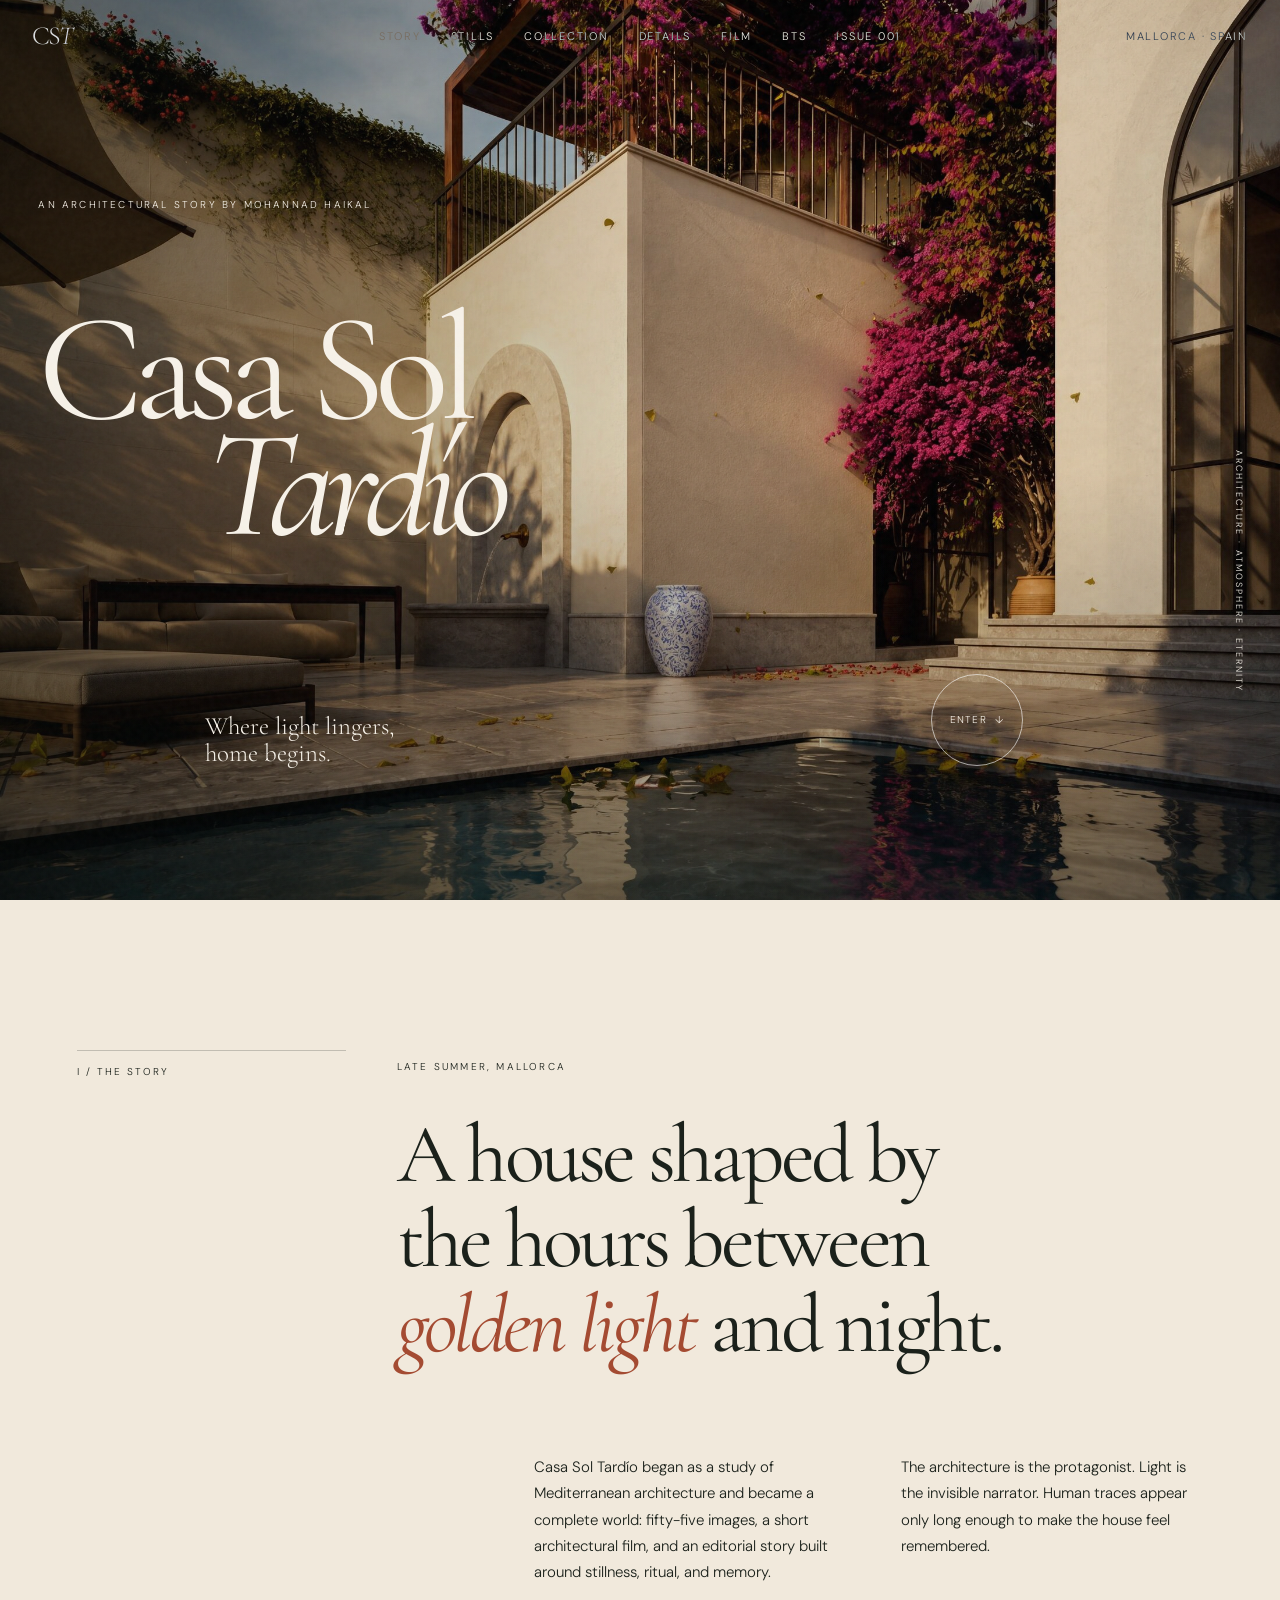
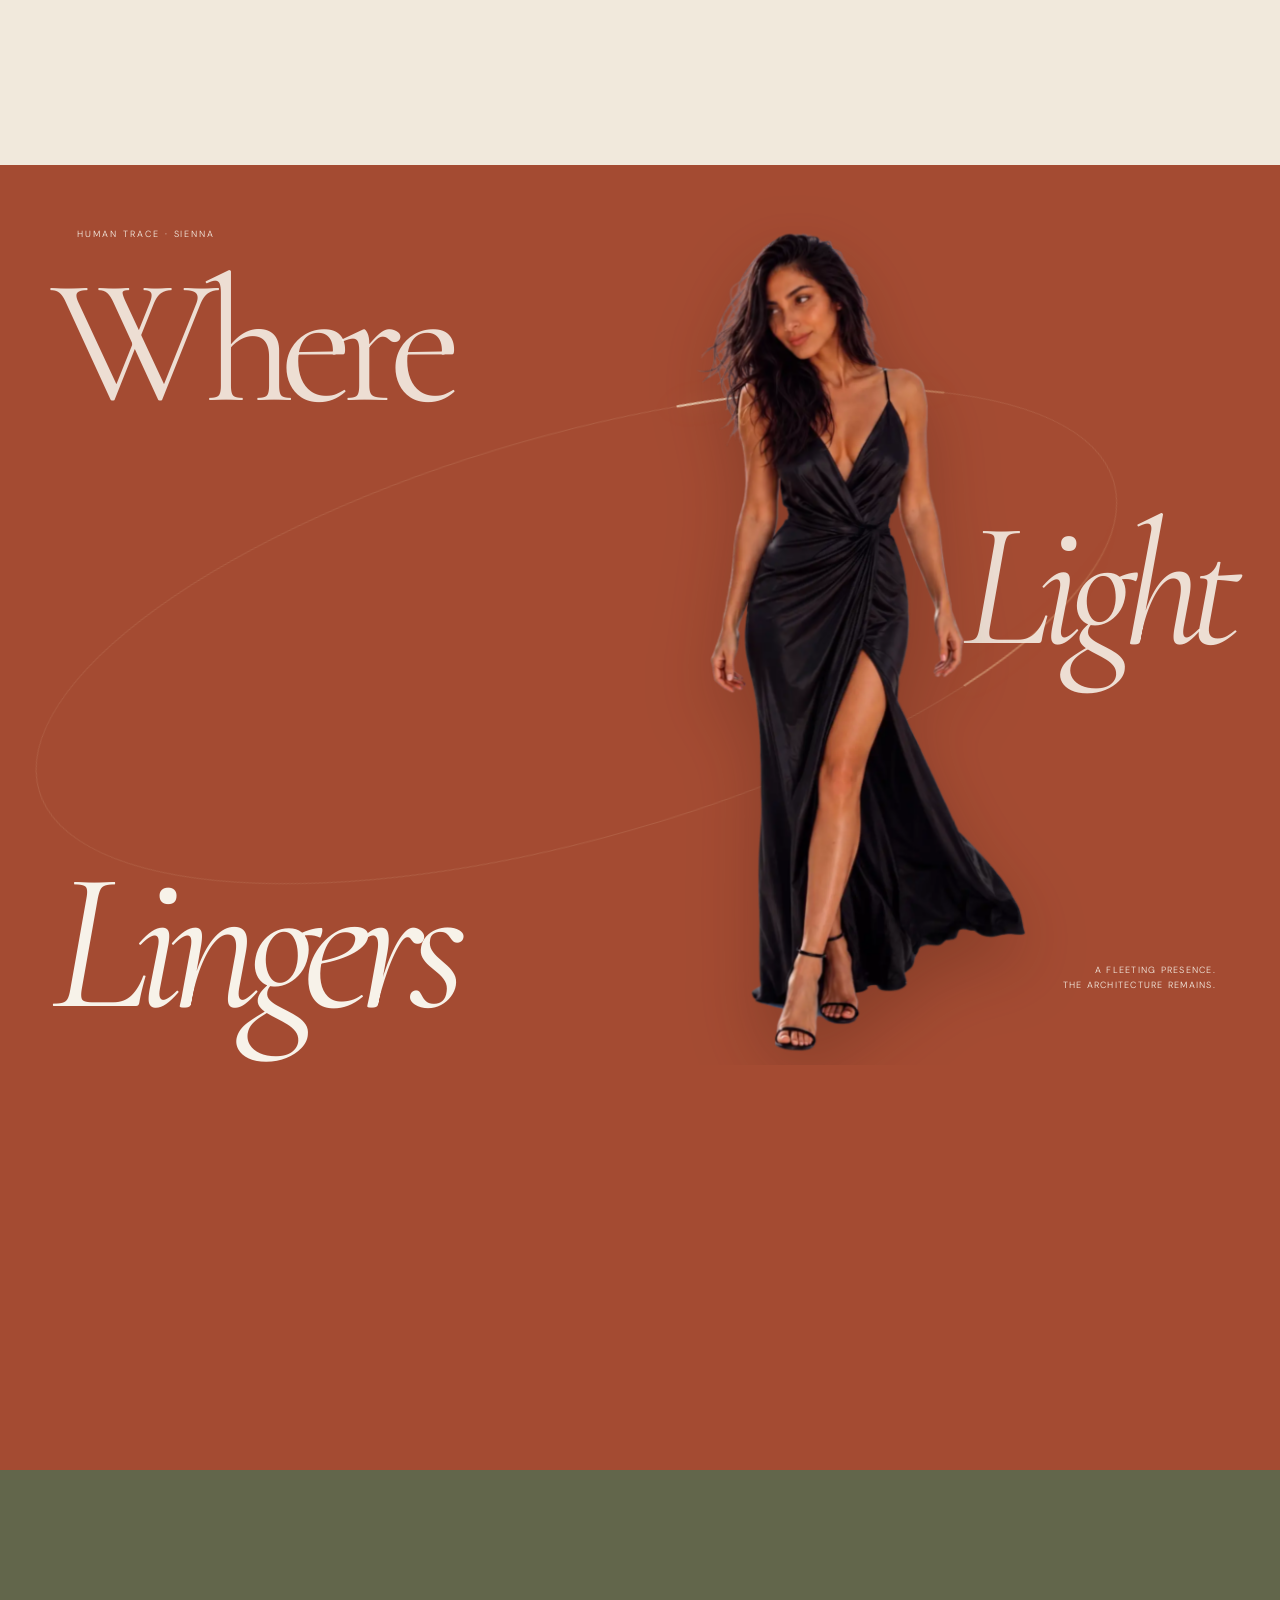
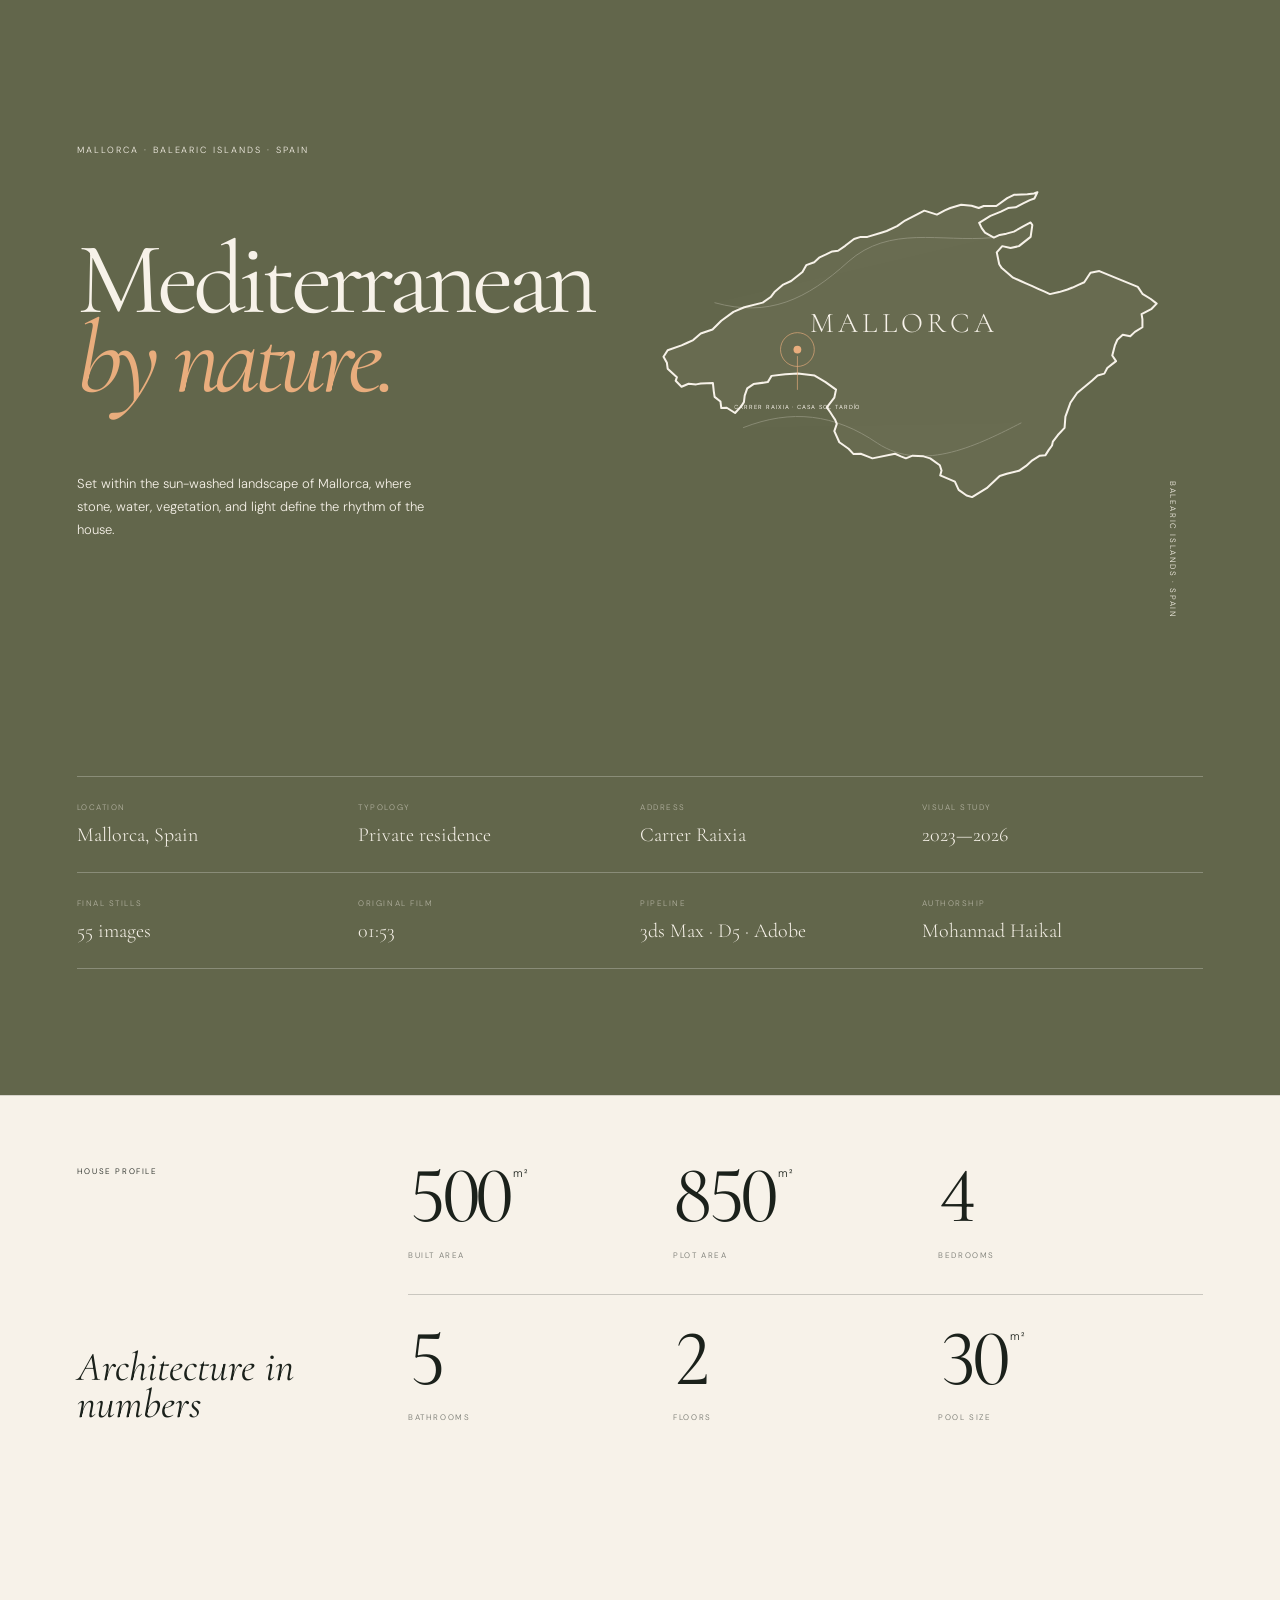
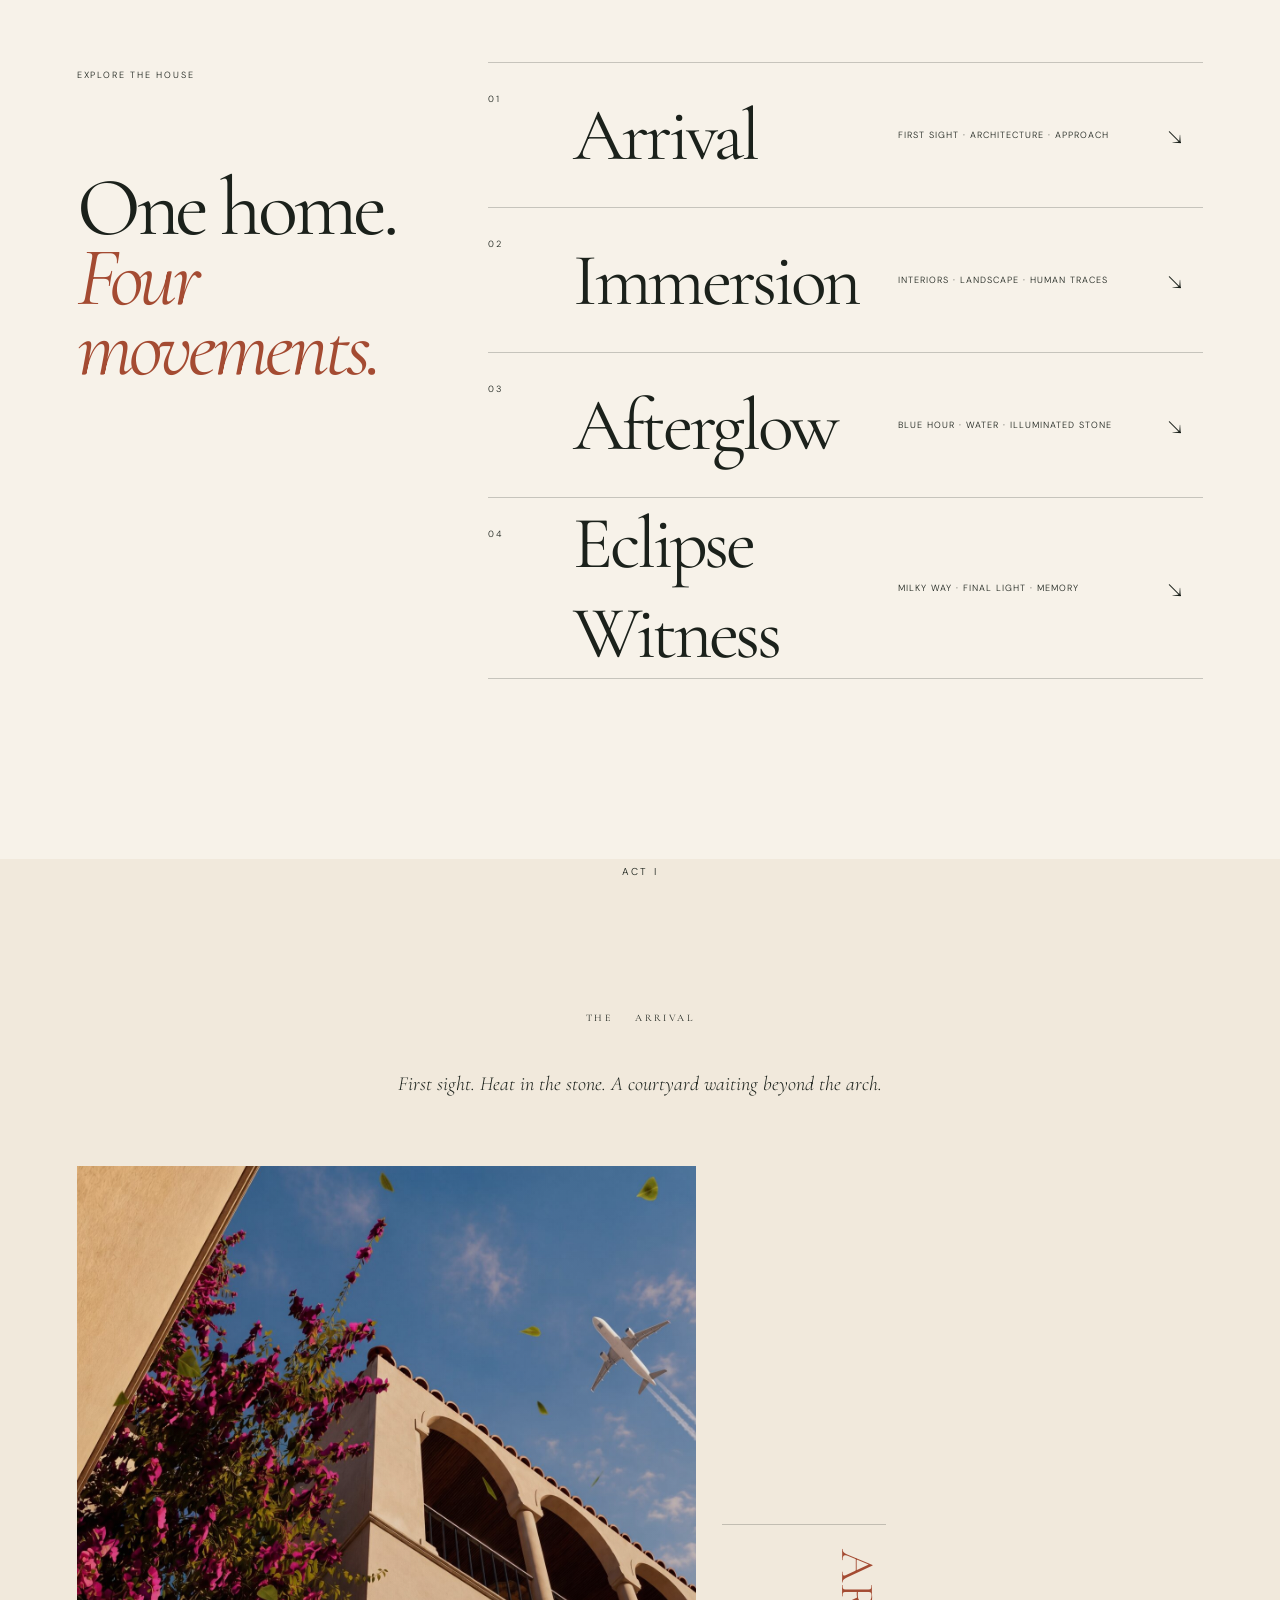
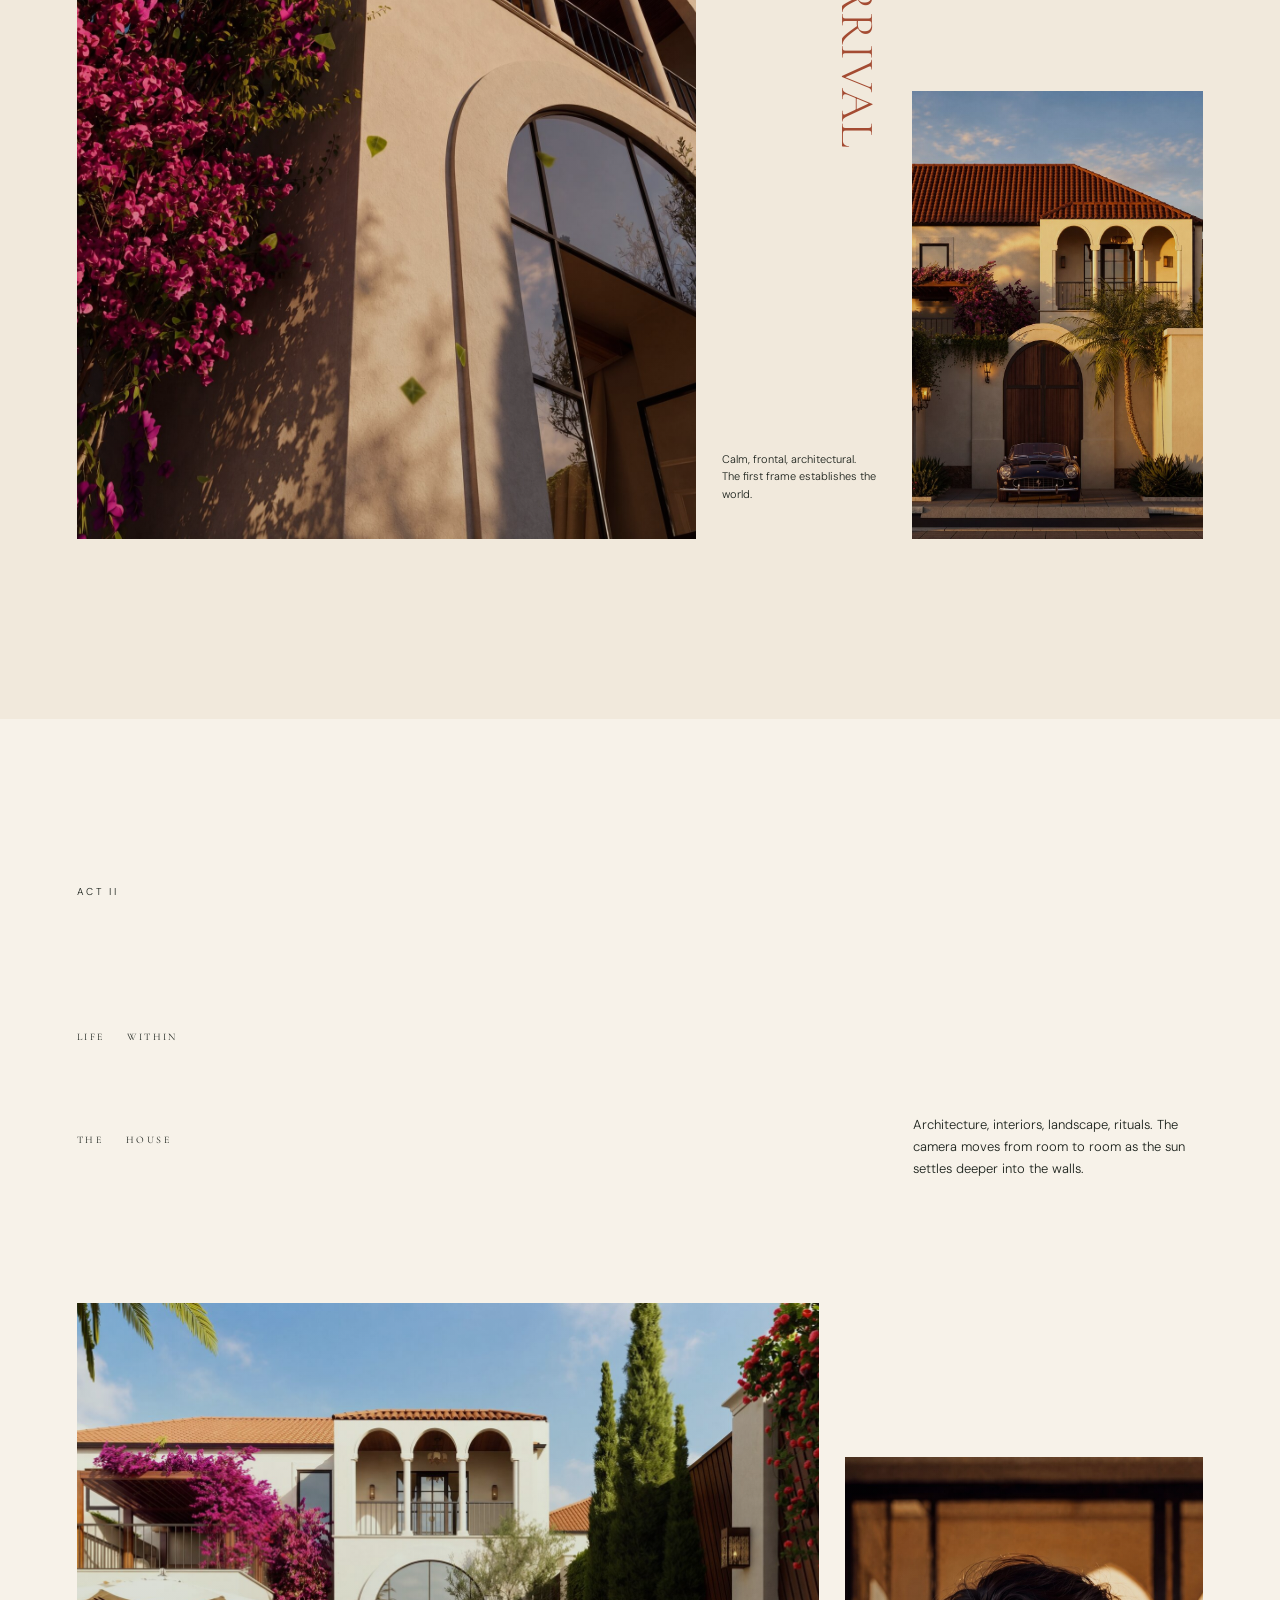
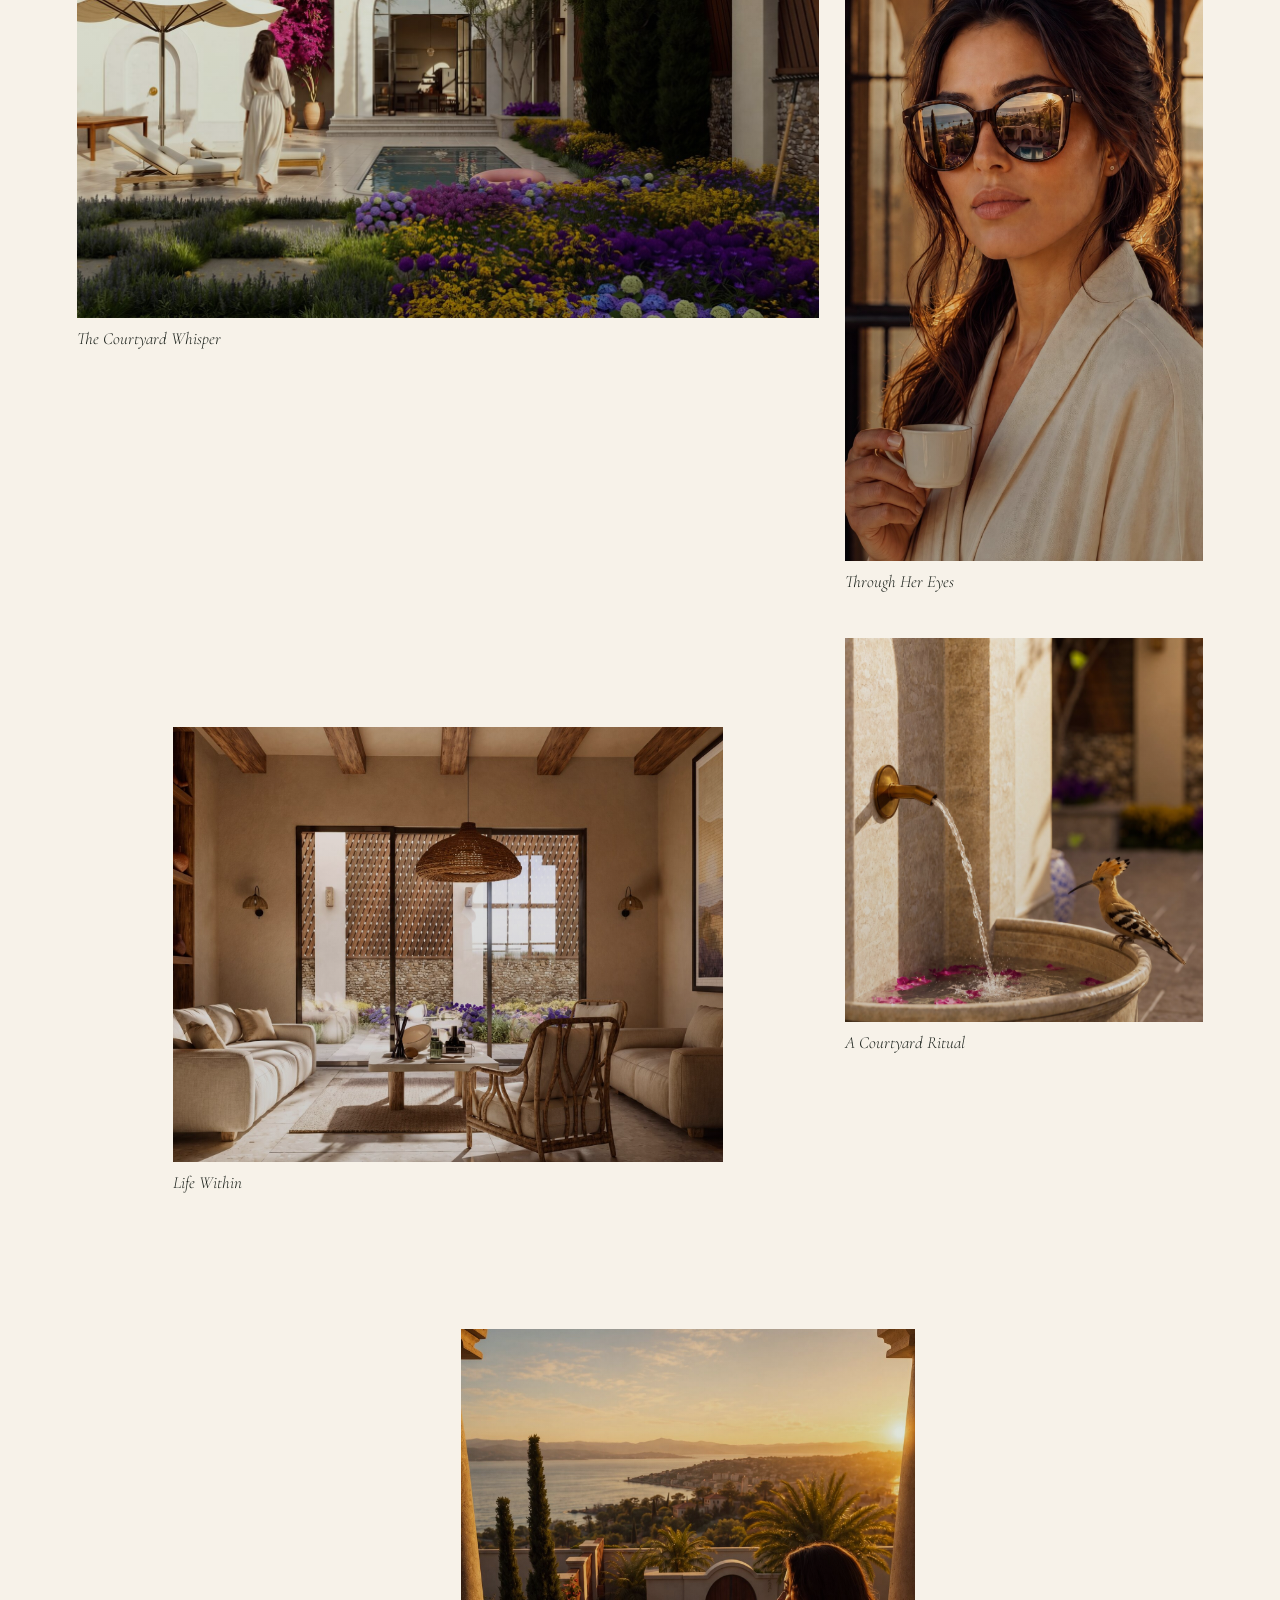
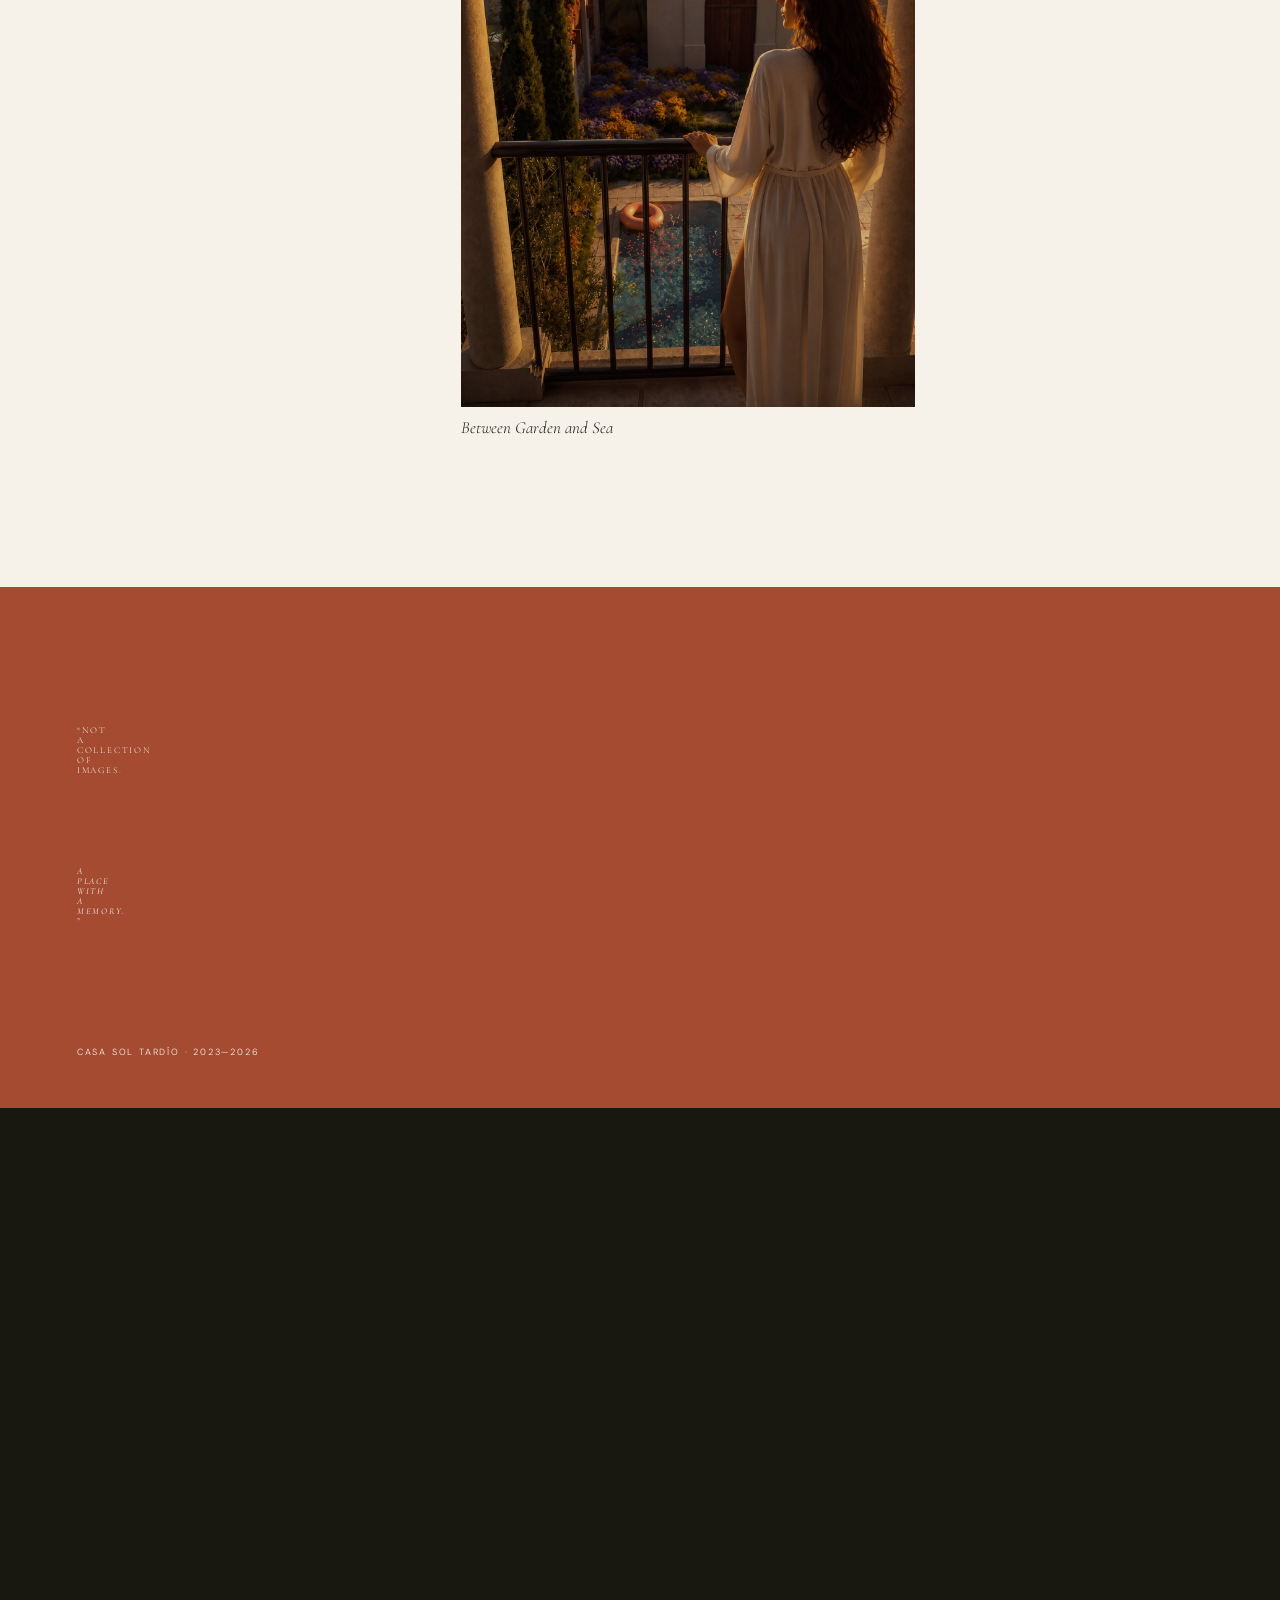
<file: index.html>
<!doctype html>
<html lang="en" class="loading">
<head>
  <meta charset="UTF-8" />
  <meta name="viewport" content="width=device-width, initial-scale=1.0, viewport-fit=cover" />
  <title>Casa Sol Tardío | Mallorca Architectural Visualization</title>
  <meta name="description" content="Explore Casa Sol Tardío, Mohannad Haikal’s cinematic architectural visualization of a Mediterranean home in Mallorca, featuring two original films, 55 images and an interactive editorial." />
  <meta name="author" content="Mohannad Haikal" />
  <meta name="creator" content="Mohannad Haikal" />
  <meta name="copyright" content="Mohannad Haikal" />
  <meta name="robots" content="index, follow, max-image-preview:large, max-snippet:-1, max-video-preview:-1" />
  <meta name="googlebot" content="index, follow, max-image-preview:large, max-snippet:-1, max-video-preview:-1" />
  <meta name="google-site-verification" content="FcmLi08_n1a2-UcGPBkYU03fMEJ5v3oPCPSjCj4iMxA" />
  <meta name="bingbot" content="index, follow, max-image-preview:large, max-snippet:-1, max-video-preview:-1" />
  <meta name="referrer" content="strict-origin-when-cross-origin" />
  <meta name="color-scheme" content="light dark" />
  <meta name="application-name" content="Casa Sol Tardío" />
  <meta name="apple-mobile-web-app-title" content="Casa Sol Tardío" />
  <meta name="format-detection" content="telephone=no" />
  <meta name="theme-color" content="#f1e9dc" />
  <link rel="canonical" href="https://mohannadds226.github.io/casa-sol-tardio/" />
  <link rel="alternate" hreflang="en" href="https://mohannadds226.github.io/casa-sol-tardio/" />
  <link rel="alternate" hreflang="x-default" href="https://mohannadds226.github.io/casa-sol-tardio/" />
  <link rel="sitemap" type="application/xml" href="https://mohannadds226.github.io/casa-sol-tardio/sitemap.xml" />
  <link rel="icon" href="favicon.svg" type="image/svg+xml" />
  <link rel="mask-icon" href="favicon.svg" color="#171914" />
  <link rel="manifest" href="site.webmanifest" />

  <meta property="og:type" content="website" />
  <meta property="og:locale" content="en_US" />
  <meta property="og:site_name" content="Casa Sol Tardío" />
  <meta property="og:title" content="Casa Sol Tardío | Mallorca Architectural Visualization" />
  <meta property="og:description" content="A cinematic Mediterranean architectural visualization by Mohannad Haikal: 55 final images, an original film, its behind-the-scenes companion, and a 32-page interactive editorial." />
  <meta property="og:url" content="https://mohannadds226.github.io/casa-sol-tardio/" />
  <meta property="og:image" content="https://mohannadds226.github.io/casa-sol-tardio/assets/cam4.jpg" />
  <meta property="og:image:secure_url" content="https://mohannadds226.github.io/casa-sol-tardio/assets/cam4.jpg" />
  <meta property="og:image:type" content="image/jpeg" />
  <meta property="og:image:width" content="2200" />
  <meta property="og:image:height" content="1650" />
  <meta property="og:image:alt" content="Casa Sol Tardío courtyard in warm Mediterranean light in Mallorca" />
  <meta property="og:video" content="https://res.cloudinary.com/vysyrabp/video/upload/v1788282625/casa-sol-tardio-final-film.mp4" />
  <meta property="og:video:secure_url" content="https://res.cloudinary.com/vysyrabp/video/upload/v1788282625/casa-sol-tardio-final-film.mp4" />
  <meta property="og:video:type" content="video/mp4" />
  <meta property="og:video:width" content="1080" />
  <meta property="og:video:height" content="1920" />

  <meta name="twitter:card" content="summary_large_image" />
  <meta name="twitter:title" content="Casa Sol Tardío | Mallorca Architectural Visualization" />
  <meta name="twitter:description" content="Explore Mohannad Haikal’s cinematic architectural visualization of Casa Sol Tardío in Mallorca." />
  <meta name="twitter:image" content="https://mohannadds226.github.io/casa-sol-tardio/assets/cam4.jpg" />
  <meta name="twitter:image:alt" content="Casa Sol Tardío courtyard in warm Mediterranean light in Mallorca" />

  <script type="application/ld+json">
  {
    "@context": "https://schema.org",
    "@graph": [
      {
        "@type": "WebSite",
        "@id": "https://mohannadds226.github.io/casa-sol-tardio/#website",
        "url": "https://mohannadds226.github.io/casa-sol-tardio/",
        "name": "Casa Sol Tardío",
        "alternateName": "Casa Sol Tardio",
        "description": "The official digital experience for Casa Sol Tardío, a cinematic architectural visualization project in Mallorca by Mohannad Haikal.",
        "inLanguage": "en",
        "publisher": { "@id": "https://mohannadds226.github.io/casa-sol-tardio/#mohannad-haikal" }
      },
      {
        "@type": "WebPage",
        "@id": "https://mohannadds226.github.io/casa-sol-tardio/#webpage",
        "url": "https://mohannadds226.github.io/casa-sol-tardio/",
        "name": "Casa Sol Tardío | Mallorca Architectural Visualization",
        "description": "Explore Casa Sol Tardío, Mohannad Haikal’s cinematic architectural visualization of a Mediterranean home in Mallorca, featuring two original films, 55 images and an interactive editorial.",
        "isPartOf": { "@id": "https://mohannadds226.github.io/casa-sol-tardio/#website" },
        "mainEntity": { "@id": "https://mohannadds226.github.io/casa-sol-tardio/#project" },
        "primaryImageOfPage": {
          "@type": "ImageObject",
          "url": "https://mohannadds226.github.io/casa-sol-tardio/assets/cam4.jpg",
          "width": 2200,
          "height": 1650,
          "caption": "Casa Sol Tardío courtyard in warm Mediterranean light"
        },
        "datePublished": "2026-08-29",
        "dateModified": "2026-09-06",
        "inLanguage": "en"
      },
      {
        "@type": "Person",
        "@id": "https://mohannadds226.github.io/casa-sol-tardio/#mohannad-haikal",
        "name": "Mohannad Haikal",
        "jobTitle": "Architectural Visualization Artist",
        "description": "Architectural visualization artist and creator of Casa Sol Tardío.",
        "sameAs": ["https://www.instagram.com/mohannad.visuals/"],
        "knowsAbout": [
          "Architectural visualization",
          "Cinematic architectural imagery",
          "Photorealistic rendering",
          "3ds Max",
          "D5 Render",
          "Adobe post-production"
        ]
      },
      {
        "@type": "VisualArtwork",
        "@id": "https://mohannadds226.github.io/casa-sol-tardio/#project",
        "url": "https://mohannadds226.github.io/casa-sol-tardio/",
        "name": "Casa Sol Tardío",
        "alternateName": "Casa Sol Tardio",
        "headline": "Where Light Lingers, Home Begins",
        "description": "A cinematic architectural visualization of a Mediterranean residence in Mallorca, told through 55 final images, intimate detail studies, an original architectural film, a behind-the-scenes companion film, and a 32-page editorial edition.",
        "artform": "Architectural visualization",
        "artMedium": "3ds Max, D5 Render and Adobe post-production",
        "genre": ["Architecture", "Architectural visualization", "Mediterranean design", "Cinematic imagery"],
        "keywords": "Casa Sol Tardío, Casa Sol Tardio, Mallorca architecture, Mediterranean architecture, architectural visualization, archviz, cinematic rendering, photorealistic rendering, D5 Render, 3ds Max, Mohannad Haikal",
        "creator": { "@id": "https://mohannadds226.github.io/casa-sol-tardio/#mohannad-haikal" },
        "author": { "@id": "https://mohannadds226.github.io/casa-sol-tardio/#mohannad-haikal" },
        "copyrightHolder": { "@id": "https://mohannadds226.github.io/casa-sol-tardio/#mohannad-haikal" },
        "copyrightYear": 2026,
        "dateCreated": "2023",
        "dateModified": "2026-09-06",
        "contentLocation": {
          "@type": "Place",
          "name": "Mallorca, Balearic Islands, Spain",
          "address": {
            "@type": "PostalAddress",
            "addressRegion": "Balearic Islands",
            "addressCountry": "ES"
          }
        },
        "image": [
          "https://mohannadds226.github.io/casa-sol-tardio/assets/cam4.jpg",
          "https://mohannadds226.github.io/casa-sol-tardio/assets/cam29.jpg",
          "https://mohannadds226.github.io/casa-sol-tardio/assets/cam30.jpg"
        ],
        "hasPart": [
          {
            "@type": "ImageGallery",
            "name": "Casa Sol Tardío — Complete Architectural Image Collection",
            "description": "A collection of 55 final architectural visualization images, including 30 principal frames and 25 intimate macro studies.",
            "additionalProperty": {
              "@type": "PropertyValue",
              "name": "Number of final images",
              "value": 55
            },
            "url": "https://mohannadds226.github.io/casa-sol-tardio/#collection"
          },
          { "@id": "https://mohannadds226.github.io/casa-sol-tardio/#film" },
          { "@id": "https://mohannadds226.github.io/casa-sol-tardio/#behind-the-scenes-film" },
          { "@id": "https://mohannadds226.github.io/casa-sol-tardio/#issue-001" }
        ]
      },
      {
        "@type": "VideoObject",
        "@id": "https://mohannadds226.github.io/casa-sol-tardio/#film",
        "name": "Casa Sol Tardío — Original Architectural Film",
        "description": "A portrait-format architectural film by Mohannad Haikal moving through the light, architecture, interiors and rituals of Casa Sol Tardío in Mallorca.",
        "thumbnailUrl": "https://mohannadds226.github.io/casa-sol-tardio/assets/video/casa-sol-tardio-film-poster.jpg",
        "uploadDate": "2026-09-01",
        "duration": "PT1M53S",
        "contentUrl": "https://res.cloudinary.com/vysyrabp/video/upload/v1788282625/casa-sol-tardio-final-film.mp4",
        "embedUrl": "https://mohannadds226.github.io/casa-sol-tardio/#film",
        "width": 1080,
        "height": 1920,
        "inLanguage": "en",
        "creator": { "@id": "https://mohannadds226.github.io/casa-sol-tardio/#mohannad-haikal" },
        "isPartOf": { "@id": "https://mohannadds226.github.io/casa-sol-tardio/#project" }
      },
      {
        "@type": "VideoObject",
        "@id": "https://mohannadds226.github.io/casa-sol-tardio/#behind-the-scenes-film",
        "name": "Behind the Light — Casa Sol Tardío Behind the Scenes",
        "description": "A portrait-format behind-the-scenes film revealing the process, experiments, iterations and details behind Mohannad Haikal’s Casa Sol Tardío architectural visualization.",
        "thumbnailUrl": "https://res.cloudinary.com/vysyrabp/image/upload/v1788712646/casa-sol-tardio-bts-poster.jpg",
        "uploadDate": "2026-09-06",
        "duration": "PT2M46S",
        "contentUrl": "https://res.cloudinary.com/vysyrabp/video/upload/v1788714759/casa-sol-tardio-behind-the-scenes.mp4",
        "embedUrl": "https://mohannadds226.github.io/casa-sol-tardio/#behind-the-scenes",
        "width": 1080,
        "height": 1920,
        "inLanguage": "en",
        "creator": { "@id": "https://mohannadds226.github.io/casa-sol-tardio/#mohannad-haikal" },
        "isPartOf": { "@id": "https://mohannadds226.github.io/casa-sol-tardio/#project" }
      },
      {
        "@type": "DigitalDocument",
        "@id": "https://mohannadds226.github.io/casa-sol-tardio/#issue-001",
        "name": "Casa Sol Tardío — Issue 001",
        "description": "A 32-page interactive editorial edition devoted to the architecture, atmosphere and cinematic life of Casa Sol Tardío.",
        "encodingFormat": "application/pdf",
        "datePublished": "2026-08-29",
        "additionalProperty": {
          "@type": "PropertyValue",
          "name": "Number of pages",
          "value": 32
        },
        "inLanguage": "en",
        "creator": { "@id": "https://mohannadds226.github.io/casa-sol-tardio/#mohannad-haikal" },
        "isPartOf": { "@id": "https://mohannadds226.github.io/casa-sol-tardio/#project" },
        "url": "https://mohannadds226.github.io/casa-sol-tardio/#issue"
      }
    ]
  }
  </script>
  <link rel="preload" as="image" href="assets/cam4.jpg" fetchpriority="high">
  <link rel="preconnect" href="https://fonts.googleapis.com">
  <link rel="preconnect" href="https://fonts.gstatic.com" crossorigin>
  <link href="https://fonts.googleapis.com/css2?family=Cormorant+Garamond:ital,wght@0,400;0,500;1,400&family=DM+Sans:wght@300;400;500&display=swap" rel="stylesheet">
  <link rel="stylesheet" href="styles.css?v=20260906-bts-premiere" />
</head>
<body>
  <a class="skip-link" href="#story">Skip to the story</a>
  <div class="site-loader" aria-hidden="true">
    <div class="loader-inner">
      <p class="loader-kicker">Casa Sol Tardío</p>
      <div class="loader-mark"><span>C</span><span>S</span><em>T</em></div>
      <div class="loader-orbit"><i></i></div>
      <p class="loader-place">Mallorca · Spain</p>
    </div>
  </div>
  <div class="progress" aria-hidden="true"><span></span></div>
  <header class="site-header">
    <a class="monogram" href="#top" aria-label="Casa Sol Tardío home">CS<span>T</span></a>
    <nav aria-label="Primary navigation">
      <a href="#story">Story</a>
      <a href="#stills">Stills</a>
      <a href="#collection">Collection</a>
      <a href="#details">Details</a>
      <a href="#film">Film</a>
      <a href="#behind-the-scenes">BTS</a>
      <a href="#issue">Issue 001</a>
    </nav>
    <span class="location">Mallorca · Spain</span>
    <button class="menu-toggle" type="button" aria-expanded="false" aria-controls="mobile-menu" aria-label="Open navigation">
      <span></span><span></span><span class="menu-label">Menu</span>
    </button>
  </header>
  <div class="mobile-menu" id="mobile-menu" aria-hidden="true">
    <nav aria-label="Mobile navigation">
      <a href="#story"><span>01</span>Story</a>
      <a href="#stills"><span>02</span>Stills</a>
      <a href="#collection"><span>03</span>Collection</a>
      <a href="#details"><span>04</span>Details</a>
      <a href="#film"><span>05</span>Film</a>
      <a href="#behind-the-scenes"><span>06</span>BTS</a>
      <a href="#issue"><span>07</span>Issue 001</a>
    </nav>
    <p>Mallorca · Spain<br>Carrer Raixia</p>
  </div>

  <main id="top">
    <section class="hero" aria-labelledby="hero-title">
      <div class="hero-visual media-placeholder has-image">
        <img src="assets/cam4.jpg" alt="Casa Sol Tardío courtyard in warm Mallorca light" width="2200" height="1650" fetchpriority="high" decoding="async">
      </div>
      <div class="hero-copy">
        <p class="eyebrow">An architectural story by Mohannad Haikal</p>
        <h1 id="hero-title">Casa Sol<br><em>Tardío</em></h1>
        <div class="hero-bottom">
          <p>Where light lingers,<br>home begins.</p>
          <a class="round-link" href="#story" aria-label="Enter the story">Enter <span>↓</span></a>
        </div>
      </div>
      <p class="side-note">Architecture · Atmosphere · Eternity</p>
    </section>

    <section class="manifesto" id="story">
      <div class="section-number">I / The Story</div>
      <div class="manifesto-copy reveal">
        <p class="eyebrow">Late summer, Mallorca</p>
        <h2>A house shaped by the hours between <em>golden light</em> and night.</h2>
        <div class="two-col-copy">
          <p>Casa Sol Tardío began as a study of Mediterranean architecture and became a complete world: fifty-five images, a short architectural film, and an editorial story built around stillness, ritual, and memory.</p>
          <p>The architecture is the protagonist. Light is the invisible narrator. Human traces appear only long enough to make the house feel remembered.</p>
        </div>
      </div>
    </section>

    <section class="sienna-interlude" aria-label="Where light lingers">
      <div class="sienna-stage">
        <p class="sienna-label">Human trace · Sienna</p>
        <svg class="sienna-light-loop" viewBox="0 0 1000 430" aria-hidden="true" focusable="false">
          <defs>
            <linearGradient id="sienna-loop-glow" x1="0" y1="0" x2="1" y2="0">
              <stop offset="0" stop-color="#f2b86f" stop-opacity="0"/>
              <stop offset=".42" stop-color="#ffe4b7" stop-opacity=".95"/>
              <stop offset=".7" stop-color="#fff5dc" stop-opacity=".62"/>
              <stop offset="1" stop-color="#f2b86f" stop-opacity="0"/>
            </linearGradient>
          </defs>
          <ellipse class="loop-base" cx="500" cy="215" rx="455" ry="164" pathLength="100"/>
          <ellipse class="loop-shimmer" cx="500" cy="215" rx="455" ry="164" pathLength="100"/>
        </svg>
        <div class="sienna-type sienna-type-back" role="heading" aria-level="2">
          <span class="sienna-where">Where</span>
          <span class="sienna-light">Light</span>
        </div>
        <img class="sienna-cutout" src="assets/sienna-cutout.webp" alt="Sienna walking through the light" loading="lazy" decoding="async">
        <span class="sienna-type sienna-type-front" aria-hidden="true">Lingers</span>
        <p class="sienna-caption">A fleeting presence.<br>The architecture remains.</p>
      </div>
    </section>


    <section class="location-section" id="location">
      <div class="location-intro reveal">
        <span class="section-kicker">Mallorca · Balearic Islands · Spain</span>
        <h2>Mediterranean<br><em>by nature.</em></h2>
        <p>Set within the sun-washed landscape of Mallorca, where stone, water, vegetation, and light define the rhythm of the house.</p>
      </div>
      <div class="mallorca-map" aria-label="Stylized outline map of Mallorca with project location marker">
        <svg viewBox="0 0 900 560" role="img" aria-labelledby="map-title map-desc">
          <title id="map-title">Mallorca</title>
          <desc id="map-desc">An animated outline of Mallorca with the Casa Sol Tardío location marked.</desc>
          <path class="island-outline" pathLength="1" d="M645.2,45.0L640.6,54.6L633.6,57.1L623.3,62.2L611.7,68.2L600.1,69.3L589.1,74.8L573.0,81.4L555.6,92.0L559.5,100.1L564.6,107.2L578.2,114.7L587.2,110.7L597.5,108.7L609.1,105.6L623.3,97.6L634.8,91.5L637.4,95.5L634.8,113.7L616.8,127.9L603.9,130.9L591.1,127.9L582.7,137.5L586.5,155.7L590.4,161.7L607.8,176.4L619.4,181.5L628.4,185.5L637.4,189.5L646.4,193.6L655.5,197.6L664.5,201.7L678.6,198.6L691.5,194.6L699.3,191.6L708.3,187.5L717.3,183.5L726.9,168.8L740.5,166.3L773.3,179.9L799.7,190.5L806.8,201.2L819.7,209.2L828.7,216.3L820.3,224.9L805.5,232.5L806.8,240.6L806.8,252.7L795.2,259.8L788.1,266.4L776.5,264.3L768.2,271.9L764.3,281.0L760.4,296.2L766.2,304.8L752.7,315.4L748.2,324.0L737.9,327.0L729.5,334.6L706.3,353.8L696.0,368.9L693.5,376.0L688.3,390.2L687.0,407.4L676.7,418.5L669.0,428.6L667.7,434.6L662.5,441.7L657.4,449.8L649.0,450.3L637.4,457.4L627.8,466.0L616.8,473.6L598.1,478.1L587.2,481.6L567.2,500.3L544.7,514.0L536.3,511.5L524.1,502.9L518.3,490.2L495.7,480.6L497.7,473.1L495.1,465.0L480.3,454.4L470.0,451.3L453.2,450.3L442.9,454.4L435.2,451.3L426.2,447.3L391.4,454.4L383.7,451.3L373.4,447.3L362.4,447.8L354.7,439.7L340.5,429.6L332.8,412.4L336.6,401.3L334.1,395.2L330.2,389.2L326.3,383.1L321.2,376.0L332.8,360.9L335.4,348.7L319.3,337.1L302.5,327.0L276.7,324.0L257.4,325.0L236.2,327.5L230.4,337.1L208.5,340.1L198.8,346.7L194.9,357.8L193.7,367.9L189.8,374.0L180.1,384.6L167.3,376.5L158.9,377.0L157.6,366.9L148.6,359.8L147.3,350.8L146.0,338.6L127.3,339.1L120.2,340.6L108.6,339.6L97.7,344.2L88.7,335.1L90.6,329.5L76.4,316.4L75.2,307.3L70.0,298.2L76.4,288.1L97.7,280.5L106.7,276.5L115.7,272.4L127.3,262.3L136.3,259.3L145.4,256.2L158.9,242.6L177.6,229.0L194.3,221.9L222.6,214.8L234.9,206.2L240.7,198.6L254.2,187.0L266.4,181.5L283.8,167.8L289.6,157.2L301.9,152.6L310.2,145.1L319.3,141.0L329.6,136.0L338.6,135.0L349.5,127.4L363.1,116.8L373.4,113.7L383.7,113.7L404.9,107.2L413.3,104.6L429.4,97.1L441.6,88.5L471.3,73.3L490.6,79.4L502.8,72.8L511.2,69.3L527.9,64.2L544.0,65.7L555.0,69.3L562.7,66.2L582.0,66.2L598.8,54.1L609.1,49.0L629.7,48.0L640.0,47.0Z"/>
          <path class="topography-line one" pathLength="1" d="M149 215C232 238 290 210 354 152C418 95 496 122 574 115"/>
          <path class="topography-line two" pathLength="1" d="M193 407C267 378 333 386 399 431C470 478 559 431 620 400"/>
          <g transform="translate(276 287)">
            <g class="map-pin">
              <circle class="pin-pulse" r="26"/><circle class="pin-core" r="6"/>
              <path d="M0 10V62"/><text x="0" y="92" text-anchor="middle">CARRER RAIXIA · CASA SOL TARDÍO</text>
            </g>
          </g>
          <text class="map-name" x="440" y="260" text-anchor="middle">MALLORCA</text>
        </svg>
        <span class="map-caption">Balearic Islands · Spain</span>
      </div>
      <dl class="project-facts">
        <div><dt>Location</dt><dd>Mallorca, Spain</dd></div>
        <div><dt>Typology</dt><dd>Private residence</dd></div>
        <div><dt>Address</dt><dd>Carrer Raixia</dd></div>
        <div><dt>Visual study</dt><dd>2023—2026</dd></div>
        <div><dt>Final stills</dt><dd>55 images</dd></div>
        <div><dt>Original film</dt><dd>01:53</dd></div>
        <div><dt>Pipeline</dt><dd>3ds Max · D5 · Adobe</dd></div>
        <div><dt>Authorship</dt><dd>Mohannad Haikal</dd></div>
      </dl>
      <div class="house-metrics" aria-label="Casa Sol Tardío architectural details">
        <p class="metrics-heading"><span>House profile</span><em>Architecture in numbers</em></p>
        <div class="metric"><span class="metric-value"><strong data-count="500">0</strong><sup>m²</sup></span><span class="metric-label">Built area</span></div>
        <div class="metric"><span class="metric-value"><strong data-count="850">0</strong><sup>m²</sup></span><span class="metric-label">Plot area</span></div>
        <div class="metric"><span class="metric-value"><strong data-count="4">0</strong></span><span class="metric-label">Bedrooms</span></div>
        <div class="metric"><span class="metric-value"><strong data-count="5">0</strong></span><span class="metric-label">Bathrooms</span></div>
        <div class="metric"><span class="metric-value"><strong data-count="2">0</strong></span><span class="metric-label">Floors</span></div>
        <div class="metric"><span class="metric-value"><strong data-count="30">0</strong><sup>m²</sup></span><span class="metric-label">Pool size</span></div>
      </div>
    </section>

    <section class="journey-index" aria-labelledby="journey-title">
      <header class="journey-heading reveal">
        <span>Explore the house</span>
        <h2 id="journey-title">One home.<br><em>Four movements.</em></h2>
      </header>
      <nav class="journey-list" aria-label="Casa story chapters">
        <a href="#arrival" class="journey-row reveal"><span class="journey-number">01</span><strong>Arrival</strong><small>First sight · architecture · approach</small><i>↘</i><span class="journey-swatch arrival-swatch"></span></a>
        <a href="#stills" class="journey-row reveal"><span class="journey-number">02</span><strong>Immersion</strong><small>Interiors · landscape · human traces</small><i>↘</i><span class="journey-swatch immersion-swatch"></span></a>
        <a href="#afterglow" class="journey-row reveal"><span class="journey-number">03</span><strong>Afterglow</strong><small>Blue hour · water · illuminated stone</small><i>↘</i><span class="journey-swatch afterglow-swatch"></span></a>
        <a href="#eclipse" class="journey-row reveal"><span class="journey-number">04</span><strong>Eclipse Witness</strong><small>Milky Way · final light · memory</small><i>↘</i><span class="journey-swatch eclipse-swatch"></span></a>
      </nav>
    </section>

    <section class="chapter chapter-arrival" id="arrival">
      <div class="chapter-title reveal">
        <span>Act I</span>
        <h2>The Arrival</h2>
        <p>First sight. Heat in the stone. A courtyard waiting beyond the arch.</p>
      </div>
      <div class="arrival-grid">
        <div class="media-placeholder tall reveal has-image"><img src="assets/cam18.jpg" alt="Bougainvillea climbing the sunlit façade of Casa Sol Tardío" loading="lazy" decoding="async"></div>
        <div class="arrival-caption reveal">
          <span class="vertical-word">ARRIVAL</span>
          <p>Calm, frontal, architectural.<br>The first frame establishes the world.</p>
        </div>
        <div class="media-placeholder small reveal has-image"><img src="assets/cam1.jpg" alt="The first glimpse of Casa Sol Tardío" loading="lazy" decoding="async"></div>
      </div>
    </section>

    <section class="chapter chapter-immersion" id="stills">
      <div class="chapter-head reveal">
        <div><span>Act II</span><h2>Life within<br>the house</h2></div>
        <p>Architecture, interiors, landscape, rituals. The camera moves from room to room as the sun settles deeper into the walls.</p>
      </div>
      <div class="editorial-grid">
        <figure class="wide reveal"><div class="media-placeholder has-image"><img src="assets/cam3.jpg" alt="The flower-filled courtyard in daylight" loading="lazy" decoding="async"></div><figcaption>The Courtyard Whisper</figcaption></figure>
        <figure class="portrait offset reveal"><div class="media-placeholder has-image"><img src="assets/cam16.jpg" alt="Sienna carrying the view in her sunglasses" loading="lazy" decoding="async"></div><figcaption>Through Her Eyes</figcaption></figure>
        <figure class="landscape reveal"><div class="media-placeholder has-image"><img src="assets/cam8.jpg" alt="Warm interior of Casa Sol Tardío" loading="lazy" decoding="async"></div><figcaption>Life Within</figcaption></figure>
        <figure class="detail reveal"><div class="media-placeholder has-image"><img src="assets/cam19.jpg" alt="A hoopoe at the courtyard fountain" loading="lazy" decoding="async"></div><figcaption>A Courtyard Ritual</figcaption></figure>
        <figure class="portrait reveal"><div class="media-placeholder has-image"><img src="assets/cam14.jpg" alt="Sienna looking across the gardens toward the sea" loading="lazy" decoding="async"></div><figcaption>Between Garden and Sea</figcaption></figure>
      </div>
    </section>

    <section class="quote-band">
      <p class="reveal">“Not a collection of images.<br><em>A place with a memory.</em>”</p>
      <span>Casa Sol Tardío · 2023—2026</span>
    </section>

    <section class="film-section" id="film">
      <div class="film-meta reveal">
        <span>Original Architectural Film · 01:53</span>
        <h2>Where Light<br><em>Lingers</em></h2>
        <p>Arrival → Immersion → Afterglow</p>
      </div>
      <div class="film-player-shell reveal">
        <div class="film-ambilight-field" aria-hidden="true">
          <canvas class="film-ambilight" width="240" height="340"></canvas>
        </div>
        <div class="film-player">
          <video id="casa-film" controls preload="metadata" playsinline crossorigin="anonymous" poster="assets/video/casa-sol-tardio-film-poster.jpg" aria-label="Casa Sol Tardío original architectural film">
            <source src="https://res.cloudinary.com/vysyrabp/video/upload/v1788282625/casa-sol-tardio-final-film.mp4" type="video/mp4">
            Your browser does not support HTML video.
          </video>
          <button class="film-play-button" type="button" aria-label="Play Casa Sol Tardío film" aria-controls="casa-film">
            <span class="play" aria-hidden="true">▶</span>
            <span class="film-note">Play the film · 01:53</span>
          </button>
        </div>
      </div>
    </section>

    <section class="bts-teaser" id="behind-the-scenes" aria-labelledby="bts-title">
      <div class="bts-copy reveal">
        <span>Behind the scenes · Film 02 · 02:46</span>
        <h2 id="bts-title">Behind<br><em>the Light</em></h2>
        <p>The process, the experiments, the accidents, and everything that lived just outside the final frame. Step inside the making of Casa Sol Tardío.</p>
        <div class="bts-status" aria-label="Behind-the-scenes film available now">
          <i aria-hidden="true"></i>
          <span>Final cut</span>
          <small>Watch now · 02:46</small>
        </div>
      </div>
      <div class="film-player-shell bts-player-shell reveal">
        <div class="film-ambilight-field" aria-hidden="true">
          <canvas class="film-ambilight" width="240" height="340"></canvas>
        </div>
        <div class="film-player">
          <video id="casa-bts-film" controls preload="metadata" playsinline crossorigin="anonymous" poster="https://res.cloudinary.com/vysyrabp/image/upload/v1788712646/casa-sol-tardio-bts-poster.jpg" aria-label="Behind the Light, the Casa Sol Tardío behind-the-scenes film">
            <source src="https://res.cloudinary.com/vysyrabp/video/upload/v1788714759/casa-sol-tardio-behind-the-scenes.mp4" type="video/mp4">
            Your browser does not support HTML video.
          </video>
          <button class="film-play-button" type="button" aria-label="Play Behind the Light" aria-controls="casa-bts-film">
            <span class="play" aria-hidden="true">▶</span>
            <span class="film-note">Play BTS · 02:46</span>
          </button>
        </div>
      </div>
    </section>

    <section class="afterglow" id="afterglow">
      <div class="section-number">III / Afterglow</div>
      <div class="night-grid">
        <div class="media-placeholder night-main reveal has-image"><img src="assets/cam23.jpg" alt="Casa Sol Tardío courtyard after the lights come on" loading="lazy" decoding="async"></div>
        <div class="night-copy reveal">
          <p class="eyebrow">After the light</p>
          <h2>The house keeps<br>what the day leaves behind.</h2>
          <div class="media-placeholder night-detail has-image"><img src="assets/cam13.jpg" alt="Moonlit dining room and garden threshold" loading="lazy" decoding="async"></div>
        </div>
      </div>
    </section>

    <section class="complete-collection" id="collection" aria-labelledby="collection-title">
      <header class="collection-heading reveal">
        <div>
          <span class="section-kicker">The complete current collection</span>
          <h2 id="collection-title">Thirty frames.<br><em>One lingering summer.</em></h2>
        </div>
        <div class="collection-count" aria-label="30 final frames"><strong>30</strong><span>Final<br>frames</span></div>
        <p>Every completed architectural frame, gathered into one continuous passage. Let it drift, or pause and enter any image.</p>
      </header>
      <div class="collection-rails" aria-label="Complete gallery of Casa Sol Tardío renders">
        <div class="collection-rail collection-rail-one">
          <div class="collection-track">
            <div class="collection-set">
              <div class="collection-card media-placeholder has-image" data-camera="1"><img src="assets/cam1.jpg" alt="The First Glimpse" loading="lazy" decoding="async"></div>
              <div class="collection-card media-placeholder has-image" data-camera="2"><img src="assets/cam2.jpg" alt="The Bloom Below" loading="lazy" decoding="async"></div>
              <div class="collection-card media-placeholder has-image" data-camera="3"><img src="assets/cam3.jpg" alt="The Sun Was Waiting" loading="lazy" decoding="async"></div>
              <div class="collection-card media-placeholder has-image" data-camera="4"><img src="assets/cam4.jpg" alt="The Bougainvillea Courtyard" loading="lazy" decoding="async"></div>
              <div class="collection-card media-placeholder has-image" data-camera="5"><img src="assets/cam5.jpg" alt="The Garden Pavilion" loading="lazy" decoding="async"></div>
              <div class="collection-card media-placeholder has-image" data-camera="6"><img src="assets/cam6.jpg?v=2" alt="The Morning Beyond" loading="lazy" decoding="async"></div>
              <div class="collection-card media-placeholder has-image" data-camera="7"><img src="assets/cam7.jpg" alt="The Passage" loading="lazy" decoding="async"></div>
              <div class="collection-card media-placeholder has-image" data-camera="8"><img src="assets/cam8.jpg" alt="Where Light Lingers" loading="lazy" decoding="async"></div>
              <div class="collection-card media-placeholder has-image" data-camera="9"><img src="assets/cam9.jpg" alt="The Hearth of Casa" loading="lazy" decoding="async"></div>
              <div class="collection-card media-placeholder has-image" data-camera="10"><img src="assets/cam10.jpg" alt="A Breath of Linen" loading="lazy" decoding="async"></div>
              <div class="collection-card media-placeholder has-image" data-camera="11"><img src="assets/cam11.jpg" alt="At the Range" loading="lazy" decoding="async"></div>
              <div class="collection-card media-placeholder has-image" data-camera="12"><img src="assets/cam12.jpg" alt="The Open Threshold" loading="lazy" decoding="async"></div>
              <div class="collection-card media-placeholder has-image" data-camera="13"><img src="assets/cam13.jpg" alt="Moonlit Threshold" loading="lazy" decoding="async"></div>
              <div class="collection-card media-placeholder has-image" data-camera="14"><img src="assets/cam14.jpg" alt="Between Garden and Sea" loading="lazy" decoding="async"></div>
              <div class="collection-card media-placeholder has-image" data-camera="15"><img src="assets/cam15.jpg" alt="Above the Fountain" loading="lazy" decoding="async"></div>
            </div>
            <div class="collection-set gallery-clone" aria-hidden="true">
              <div class="collection-card media-placeholder has-image" data-camera="1"><img src="assets/cam1.jpg" alt="" loading="lazy" decoding="async"></div><div class="collection-card media-placeholder has-image" data-camera="2"><img src="assets/cam2.jpg" alt="" loading="lazy" decoding="async"></div><div class="collection-card media-placeholder has-image" data-camera="3"><img src="assets/cam3.jpg" alt="" loading="lazy" decoding="async"></div><div class="collection-card media-placeholder has-image" data-camera="4"><img src="assets/cam4.jpg" alt="" loading="lazy" decoding="async"></div><div class="collection-card media-placeholder has-image" data-camera="5"><img src="assets/cam5.jpg" alt="" loading="lazy" decoding="async"></div><div class="collection-card media-placeholder has-image" data-camera="6"><img src="assets/cam6.jpg?v=2" alt="" loading="lazy" decoding="async"></div><div class="collection-card media-placeholder has-image" data-camera="7"><img src="assets/cam7.jpg" alt="" loading="lazy" decoding="async"></div><div class="collection-card media-placeholder has-image" data-camera="8"><img src="assets/cam8.jpg" alt="" loading="lazy" decoding="async"></div><div class="collection-card media-placeholder has-image" data-camera="9"><img src="assets/cam9.jpg" alt="" loading="lazy" decoding="async"></div><div class="collection-card media-placeholder has-image" data-camera="10"><img src="assets/cam10.jpg" alt="" loading="lazy" decoding="async"></div><div class="collection-card media-placeholder has-image" data-camera="11"><img src="assets/cam11.jpg" alt="" loading="lazy" decoding="async"></div><div class="collection-card media-placeholder has-image" data-camera="12"><img src="assets/cam12.jpg" alt="" loading="lazy" decoding="async"></div><div class="collection-card media-placeholder has-image" data-camera="13"><img src="assets/cam13.jpg" alt="" loading="lazy" decoding="async"></div><div class="collection-card media-placeholder has-image" data-camera="14"><img src="assets/cam14.jpg" alt="" loading="lazy" decoding="async"></div><div class="collection-card media-placeholder has-image" data-camera="15"><img src="assets/cam15.jpg" alt="" loading="lazy" decoding="async"></div>
            </div>
          </div>
        </div>
        <div class="collection-rail collection-rail-two">
          <div class="collection-track">
            <div class="collection-set">
              <div class="collection-card media-placeholder has-image" data-camera="16"><img src="assets/cam16.jpg" alt="The View She Carries" loading="lazy" decoding="async"></div>
              <div class="collection-card media-placeholder has-image" data-camera="17"><img src="assets/cam17.jpg" alt="Petals Afloat" loading="lazy" decoding="async"></div>
              <div class="collection-card media-placeholder has-image" data-camera="18"><img src="assets/cam18.jpg" alt="The Bougainvillea Courtyard" loading="lazy" decoding="async"></div>
              <div class="collection-card media-placeholder has-image" data-camera="19"><img src="assets/cam19.jpg" alt="The First Sip" loading="lazy" decoding="async"></div>
              <div class="collection-card media-placeholder has-image" data-camera="20"><img src="assets/cam20.jpg" alt="The Arrival" loading="lazy" decoding="async"></div>
              <div class="collection-card media-placeholder has-image" data-camera="21"><img src="assets/cam21.jpg" alt="The Garden Threshold" loading="lazy" decoding="async"></div>
              <div class="collection-card media-placeholder has-image" data-camera="22"><img src="assets/cam22.jpg" alt="The Final Turn" loading="lazy" decoding="async"></div>
              <div class="collection-card media-placeholder has-image" data-camera="23"><img src="assets/cam23.jpg" alt="After the Lights Come On" loading="lazy" decoding="async"></div>
              <div class="collection-card media-placeholder has-image" data-camera="24"><img src="assets/cam24.jpg?v=2" alt="At the Threshold" loading="lazy" decoding="async"></div>
              <div class="collection-card media-placeholder has-image" data-camera="25"><img src="assets/cam25.jpg" alt="Sunlit Hideaway" loading="lazy" decoding="async"></div>
              <div class="collection-card media-placeholder has-image" data-camera="26"><img src="assets/cam26.jpg" alt="The Upper Garden" loading="lazy" decoding="async"></div>
              <div class="collection-card media-placeholder has-image" data-camera="27"><img src="assets/cam27.jpg" alt="The Quiet Ritual" loading="lazy" decoding="async"></div>
              <div class="collection-card media-placeholder has-image" data-camera="28"><img src="assets/cam28.jpg" alt="Where Morning Lingers" loading="lazy" decoding="async"></div>
              <div class="collection-card media-placeholder has-image" data-camera="29"><img src="assets/cam29.jpg" alt="Eclipse Witness" loading="lazy" decoding="async"></div>
              <div class="collection-card media-placeholder has-image" data-camera="30"><img src="assets/cam30.jpg" alt="Beneath a Thousand Stars" loading="lazy" decoding="async"></div>
            </div>
            <div class="collection-set gallery-clone" aria-hidden="true">
              <div class="collection-card media-placeholder has-image" data-camera="16"><img src="assets/cam16.jpg" alt="" loading="lazy" decoding="async"></div><div class="collection-card media-placeholder has-image" data-camera="17"><img src="assets/cam17.jpg" alt="" loading="lazy" decoding="async"></div><div class="collection-card media-placeholder has-image" data-camera="18"><img src="assets/cam18.jpg" alt="" loading="lazy" decoding="async"></div><div class="collection-card media-placeholder has-image" data-camera="19"><img src="assets/cam19.jpg" alt="" loading="lazy" decoding="async"></div><div class="collection-card media-placeholder has-image" data-camera="20"><img src="assets/cam20.jpg" alt="" loading="lazy" decoding="async"></div><div class="collection-card media-placeholder has-image" data-camera="21"><img src="assets/cam21.jpg" alt="" loading="lazy" decoding="async"></div><div class="collection-card media-placeholder has-image" data-camera="22"><img src="assets/cam22.jpg" alt="" loading="lazy" decoding="async"></div><div class="collection-card media-placeholder has-image" data-camera="23"><img src="assets/cam23.jpg" alt="" loading="lazy" decoding="async"></div><div class="collection-card media-placeholder has-image" data-camera="24"><img src="assets/cam24.jpg?v=2" alt="" loading="lazy" decoding="async"></div><div class="collection-card media-placeholder has-image" data-camera="25"><img src="assets/cam25.jpg" alt="" loading="lazy" decoding="async"></div><div class="collection-card media-placeholder has-image" data-camera="26"><img src="assets/cam26.jpg" alt="" loading="lazy" decoding="async"></div><div class="collection-card media-placeholder has-image" data-camera="27"><img src="assets/cam27.jpg" alt="" loading="lazy" decoding="async"></div><div class="collection-card media-placeholder has-image" data-camera="28"><img src="assets/cam28.jpg" alt="" loading="lazy" decoding="async"></div><div class="collection-card media-placeholder has-image" data-camera="29"><img src="assets/cam29.jpg" alt="" loading="lazy" decoding="async"></div><div class="collection-card media-placeholder has-image" data-camera="30"><img src="assets/cam30.jpg" alt="" loading="lazy" decoding="async"></div>
            </div>
          </div>
        </div>
      </div>
      <p class="collection-instruction"><span>Drifting automatically</span><span>Hover or touch to pause</span><span>Select any frame to enter</span></p>
    </section>

    <section class="macro-chapter" id="details" aria-labelledby="macro-title">
      <div class="macro-running-line" aria-hidden="true"><span>Touch · Stone · Water · Linen · Bougainvillea · Memory · &nbsp;</span><span>Touch · Stone · Water · Linen · Bougainvillea · Memory · &nbsp;</span></div>
      <header class="macro-heading reveal">
        <div>
          <span class="section-kicker">IV / Details in Residence</span>
          <h2 id="macro-title">The house,<br><em>up close.</em></h2>
        </div>
        <div class="macro-count"><strong>25</strong><span>Intimate<br>studies</span></div>
        <p>Objects, surfaces, gestures, and quiet rituals. The fragments that turn architecture into a remembered place.</p>
      </header>
      <div class="macro-grid">
        <figure class="macro-card reveal"><div class="media-placeholder has-image"><img src="assets/macro-01.jpg" alt="Sunglasses resting on an open book in afternoon light" loading="lazy" decoding="async"></div><figcaption><span>01</span>Shades of Afternoon</figcaption></figure>
        <figure class="macro-card reveal"><div class="media-placeholder has-image"><img src="assets/macro-02.jpg" alt="A bougainvillea petal between the pages of a book" loading="lazy" decoding="async"></div><figcaption><span>02</span>Between the Pages</figcaption></figure>
        <figure class="macro-card reveal"><div class="media-placeholder has-image"><img src="assets/macro-03.jpg" alt="A wrought iron courtyard lamp before dusk" loading="lazy" decoding="async"></div><figcaption><span>03</span>The Lamp Before Dusk</figcaption></figure>
        <figure class="macro-card reveal"><div class="media-placeholder has-image"><img src="assets/macro-04.jpg" alt="Black lacquer car body reflecting Mallorca palms" loading="lazy" decoding="async"></div><figcaption><span>04</span>Black Lacquer and Palms</figcaption></figure>
        <figure class="macro-card reveal"><div class="media-placeholder has-image"><img src="assets/macro-05.jpg" alt="A house key left on a leather bag" loading="lazy" decoding="async"></div><figcaption><span>05</span>The Key She Leaves Behind</figcaption></figure>
        <figure class="macro-card reveal"><div class="media-placeholder has-image"><img src="assets/macro-06.jpg" alt="A weathered iron lock on the timber gate" loading="lazy" decoding="async"></div><figcaption><span>06</span>The Last Lock</figcaption></figure>
        <figure class="macro-card reveal"><div class="media-placeholder has-image"><img src="assets/macro-07.jpg" alt="A hand reaching for the timber door handle" loading="lazy" decoding="async"></div><figcaption><span>07</span>At the Handle</figcaption></figure>
        <figure class="macro-card reveal"><div class="media-placeholder has-image"><img src="assets/macro-08.jpg" alt="Bougainvillea blooming against sunlit plaster" loading="lazy" decoding="async"></div><figcaption><span>08</span>The First Bloom</figcaption></figure>
        <figure class="macro-card reveal"><div class="media-placeholder has-image"><img src="assets/macro-09.jpg" alt="Water flowing from the courtyard fountain over fallen petals" loading="lazy" decoding="async"></div><figcaption><span>09</span>The Fountain Keeps Time</figcaption></figure>
        <figure class="macro-card reveal"><div class="media-placeholder has-image"><img src="assets/macro-10.jpg" alt="The courtyard and bougainvillea reflected in arched glass" loading="lazy" decoding="async"></div><figcaption><span>10</span>The Courtyard Reflected</figcaption></figure>
        <figure class="macro-card reveal"><div class="media-placeholder has-image"><img src="assets/macro-11.jpg" alt="Sienna holding a warm cup at the table" loading="lazy" decoding="async"></div><figcaption><span>11</span>The First Sip</figcaption></figure>
        <figure class="macro-card reveal"><div class="media-placeholder has-image"><img src="assets/macro-12.jpg" alt="The dog sleeping beside an open book" loading="lazy" decoding="async"></div><figcaption><span>12</span>Sleeping Beside the Story</figcaption></figure>
        <figure class="macro-card reveal"><div class="media-placeholder has-image"><img src="assets/macro-13.jpg" alt="Sienna and her dog resting beneath the bougainvillea" loading="lazy" decoding="async"></div><figcaption><span>13</span>Under Bougainvillea</figcaption></figure>
        <figure class="macro-card reveal"><div class="media-placeholder has-image"><img src="assets/macro-14.jpg" alt="Sienna's hand tracing sunlit textured plaster" loading="lazy" decoding="async"></div><figcaption><span>14</span>The Wall Remembers</figcaption></figure>
        <figure class="macro-card macro-landscape reveal"><div class="media-placeholder has-image"><img src="assets/macro-15.jpg" alt="Sienna sharing a quiet moment with her dog" loading="lazy" decoding="async"></div><figcaption><span>15</span>Golden Company</figcaption></figure>
        <figure class="macro-card reveal"><div class="media-placeholder has-image"><img src="assets/macro-16.jpg" alt="Sienna trailing her hand through petal-covered pool water" loading="lazy" decoding="async"></div><figcaption><span>16</span>Petals on Water</figcaption></figure>
        <figure class="macro-card reveal"><div class="media-placeholder has-image"><img src="assets/macro-17.jpg" alt="The dog approaching through golden interior light" loading="lazy" decoding="async"></div><figcaption><span>17</span>Golden Approach</figcaption></figure>
        <figure class="macro-card macro-landscape reveal"><div class="media-placeholder has-image"><img src="assets/macro-18.jpg" alt="Sienna and her dog resting together on the interior floor" loading="lazy" decoding="async"></div><figcaption><span>18</span>Quiet Affection</figcaption></figure>
        <figure class="macro-card macro-landscape reveal"><div class="media-placeholder has-image"><img src="assets/macro-19.jpg" alt="The dog sleeping safely beside Sienna" loading="lazy" decoding="async"></div><figcaption><span>19</span>Safe Beside You</figcaption></figure>
        <figure class="macro-card macro-landscape reveal"><div class="media-placeholder has-image"><img src="assets/macro-20.jpg" alt="Amber chandelier tassels glowing in afternoon sun" loading="lazy" decoding="async"></div><figcaption><span>20</span>Tassels in the Sun</figcaption></figure>
        <figure class="macro-card reveal"><div class="media-placeholder has-image"><img src="assets/macro-21.jpg" alt="Close study of the warm oak courtyard door" loading="lazy" decoding="async"></div><figcaption><span>21</span>The Warmth of Oak</figcaption></figure>
        <figure class="macro-card macro-landscape reveal"><div class="media-placeholder has-image"><img src="assets/macro-22.jpg" alt="Sienna and her dog sharing the sunset view" loading="lazy" decoding="async"></div><figcaption><span>22</span>The View They Share</figcaption></figure>
        <figure class="macro-card reveal"><div class="media-placeholder has-image"><img src="assets/macro-23.jpg" alt="A pink pool float drifting among bougainvillea petals" loading="lazy" decoding="async"></div><figcaption><span>23</span>Rosewater Drift</figcaption></figure>
        <figure class="macro-card macro-landscape macro-eclipse reveal"><div class="media-placeholder has-image"><img src="assets/macro-24.jpg" alt="The ring of fire eclipse over Mallorca" loading="lazy" decoding="async"></div><figcaption><span>24</span>Ring Over Mallorca</figcaption></figure>
        <figure class="macro-card reveal"><div class="media-placeholder has-image"><img src="assets/macro-25.jpg" alt="The dog meeting Sienna across the pool waterline" loading="lazy" decoding="async"></div><figcaption><span>25</span>Across the Waterline</figcaption></figure>
      </div>
      <footer class="macro-footer"><span>25 macro studies</span><strong>55 final images</strong><span>One complete visual story</span></footer>
    </section>

    <section class="issue-section" id="issue">
      <div class="issue-heading reveal">
        <span>Architectural Digest · Special Issue</span>
        <h2>Issue <em>001</em></h2>
        <p>Thirty-two pages devoted entirely to Casa Sol Tardío: architecture, atmosphere, rituals, and the cinematic life of the house.</p>
      </div>
      <div class="issue-experience reveal">
        <div class="magazine-stage" aria-label="Preview of the Casa Sol Tardío editorial issue">
          <figure class="magazine-page magazine-cover">
            <img src="assets/issue-cover.webp" alt="Architectural Digest España special issue cover featuring Casa Sol Tardío" loading="lazy" decoding="async">
          </figure>
          <figure class="magazine-page magazine-contents" aria-hidden="true">
            <img src="assets/issue-contents.webp" alt="" loading="lazy" decoding="async">
          </figure>
          <span class="issue-seal" aria-hidden="true">32<br><small>pages</small></span>
        </div>
        <div class="issue-panel">
          <p class="issue-kicker">The complete editorial edition</p>
          <h3>Casa Sol Tardío:<br><em>the house in print.</em></h3>
          <p class="issue-summary">A slow reading of the project through arrival, courtyard, interior calm, intimate details, rituals of living, nocturne, and the final project dossier.</p>
          <dl class="issue-facts">
            <div><dt>Edition</dt><dd>España · Nº 182</dd></div>
            <div><dt>Format</dt><dd>Digital · 32 pages</dd></div>
            <div><dt>Published</dt><dd>2026</dd></div>
          </dl>
          <div class="issue-actions">
            <button class="issue-read" type="button" data-flipbook-open>Open interactive edition <span>↗</span></button>
            <a class="issue-download" href="https://drive.google.com/file/d/1_gx3UsHSVzjSk50PfXwHQunhbFqSDMJ-/view?usp=drivesdk" target="_blank" rel="noreferrer">Download PDF <span>9.5 MB</span></a>
          </div>
          <p class="issue-device-note">Turn the pages, swipe through the story, or enter full screen. Single-page reading activates automatically on mobile.</p>
        </div>
      </div>
    </section>

    <section class="eclipse-ending" id="eclipse">
      <div class="stars" aria-hidden="true"><img src="assets/cam30.jpg" alt="" loading="lazy" decoding="async"></div>
      <div class="ending-copy reveal">
        <p>Where the sun lingers</p>
        <h2>Home begins.</h2>
      </div>
      <div class="eclipse media-placeholder has-image" aria-label="Eclipse Witness final image">
        <img src="assets/cam29.jpg" alt="Sienna and her dog watching an eclipse over Mallorca" loading="lazy" decoding="async">
      </div>
    </section>
  </main>

  <footer>
    <a class="footer-title" href="#top">Casa Sol Tardío</a>
    <div><span>Architecture & visual direction</span><strong>Mohannad Haikal</strong></div>
    <div><span>Project</span><strong>Mallorca · 2023—2026</strong></div>
    <a href="https://www.instagram.com/mohannad.visuals/" target="_blank" rel="me noopener noreferrer">Instagram ↗</a>
  </footer>
  <div class="flipbook-reader" role="dialog" aria-modal="true" aria-labelledby="flipbook-title" aria-hidden="true" hidden>
    <header class="flipbook-toolbar">
      <div>
        <span>Architectural Digest · Special Issue · 2026</span>
        <strong id="flipbook-title">Casa Sol Tardío · Issue 001</strong>
      </div>
      <div class="flipbook-toolbar-actions">
        <button type="button" data-flipbook-sound aria-pressed="true">Sound <span class="sound-state">On</span></button>
        <a href="https://drive.google.com/file/d/1_gx3UsHSVzjSk50PfXwHQunhbFqSDMJ-/view?usp=drivesdk" target="_blank" rel="noreferrer">Download PDF ↓</a>
        <button type="button" data-flipbook-fullscreen>Full screen <span>↗</span></button>
        <button type="button" data-flipbook-close>Close <span>×</span></button>
      </div>
    </header>
    <div class="flipbook-stage">
      <p class="flipbook-hint">Drag a page corner or swipe to turn</p>
      <div class="flipbook-book" id="issue-flipbook" aria-label="Interactive 32-page Casa Sol Tardío magazine"></div>
    </div>
    <footer class="flipbook-controls">
      <button type="button" data-flipbook-prev aria-label="Previous page">← <span>Previous</span></button>
      <label>
        <span class="flipbook-page-count" aria-live="polite">Cover · 01 / 32</span>
        <input type="range" min="1" max="32" value="1" step="1" data-flipbook-range aria-label="Jump to page">
      </label>
      <button type="button" data-flipbook-next aria-label="Next page"><span>Next</span> →</button>
    </footer>
    <audio id="casa-soundtrack" preload="none" aria-hidden="true"></audio>
  </div>
  <div class="media-cursor" aria-hidden="true"><span>View</span></div>
  <script src="assets/page-flip.browser.js?v=2.0.7-casa-transparent"></script>
  <script src="app.js?v=20260906-bts-premiere"></script>
</body>
</html>
</file>
<file: styles.css>
:root{--cream:#f1e9dc;--paper:#f7f2e9;--ink:#1b211b;--terracotta:#a44b32;--olive:#62664b;--night:#101827;--line:rgba(27,33,27,.22);--serif:"Cormorant Garamond",Georgia,serif;--sans:"DM Sans",Arial,sans-serif}
*{box-sizing:border-box}html{scroll-behavior:smooth}body{margin:0;background:var(--cream);color:var(--ink);font-family:var(--sans);font-weight:300;overflow-x:hidden}body:before{content:"";position:fixed;inset:0;pointer-events:none;z-index:100;opacity:.045;background-image:url("data:image/svg+xml,%3Csvg viewBox='0 0 180 180' xmlns='http://www.w3.org/2000/svg'%3E%3Cfilter id='n'%3E%3CfeTurbulence type='fractalNoise' baseFrequency='.9' numOctaves='4' stitchTiles='stitch'/%3E%3C/filter%3E%3Crect width='100%25' height='100%25' filter='url(%23n)' opacity='.8'/%3E%3C/svg%3E")}.progress{position:fixed;top:0;left:0;width:100%;height:2px;z-index:120}.progress span{display:block;width:100%;height:100%;background:var(--terracotta);transform:scaleX(0);transform-origin:left}.site-header{position:fixed;top:0;left:0;width:100%;z-index:80;display:grid;grid-template-columns:1fr auto 1fr;align-items:center;padding:20px 32px;color:var(--paper);mix-blend-mode:difference;font-size:11px;text-transform:uppercase;letter-spacing:.16em}.monogram{font-family:var(--serif);font-size:26px;letter-spacing:-.08em}.monogram span{font-style:italic}.site-header a{color:inherit;text-decoration:none}.site-header nav{display:flex;gap:30px}.site-header nav a{position:relative}.site-header nav a:after{content:"";position:absolute;left:0;bottom:-5px;width:100%;height:1px;background:currentColor;transform:scaleX(0);transition:.3s}.site-header nav a:hover:after,.site-header nav a:focus-visible:after{transform:scaleX(1)}.location{text-align:right}.hero{min-height:100svh;position:relative;background:var(--night);color:var(--paper);padding:0 3vw;display:flex;align-items:center;isolation:isolate}.hero-visual{position:absolute!important;inset:0;z-index:-1;border:0!important;background:radial-gradient(circle at 72% 22%,rgba(248,199,116,.36),transparent 27%),linear-gradient(110deg,#111816,#303426 52%,#8f4b35)!important}.hero-visual:after{opacity:.36!important}.sun-orbit{position:absolute;right:15%;top:18%;width:22vw;height:22vw;border:1px solid rgba(255,255,255,.32);border-radius:50%;box-shadow:0 0 100px rgba(255,185,90,.15)}.hero-copy{width:100%;padding-top:6vh}.eyebrow{text-transform:uppercase;font-size:10px;letter-spacing:.22em}.hero h1{font-family:var(--serif);font-weight:400;font-size:clamp(84px,13vw,210px);letter-spacing:-.065em;line-height:.68;margin:9vh 0 11vh}.hero h1 em{font-weight:400;margin-left:13vw}.hero-bottom{display:flex;align-items:flex-end;justify-content:space-between;width:68%;margin-left:13vw}.hero-bottom p{font-family:var(--serif);font-size:25px;line-height:1.05;margin:0}.round-link{width:92px;height:92px;border:1px solid rgba(255,255,255,.6);border-radius:50%;display:flex;align-items:center;justify-content:center;gap:8px;color:inherit;text-decoration:none;font-size:10px;text-transform:uppercase;letter-spacing:.12em;transition:.35s}.round-link:hover{background:var(--paper);color:var(--ink);transform:rotate(-8deg)}.side-note{position:absolute;right:2vw;top:50%;writing-mode:vertical-rl;font-size:9px;letter-spacing:.22em;text-transform:uppercase}.placeholder-index{position:absolute;right:18px;top:18px;font-family:var(--serif);font-size:22px}.media-placeholder{position:relative;overflow:hidden;background:linear-gradient(135deg,#cfc2ad,#837c66);border:1px solid rgba(255,255,255,.35);min-height:240px}.media-placeholder:before{content:attr(data-slot);position:absolute;left:18px;bottom:16px;z-index:2;font-size:9px;letter-spacing:.16em;text-transform:uppercase;color:#fff}.media-placeholder:after{content:"";position:absolute;inset:0;background:linear-gradient(125deg,transparent 35%,rgba(255,255,255,.14) 50%,transparent 65%),repeating-linear-gradient(90deg,transparent 0,transparent calc(25% - 1px),rgba(255,255,255,.13) 25%);background-size:220% 100%,100% 100%;animation:placeholderGlow 8s ease-in-out infinite}@keyframes placeholderGlow{0%,100%{background-position:180% 0,0 0}50%{background-position:-80% 0,0 0}}.section-number{font-size:10px;text-transform:uppercase;letter-spacing:.2em;border-top:1px solid var(--line);padding-top:14px}.manifesto{padding:150px 6vw 180px;display:grid;grid-template-columns:1fr 3fr;gap:4vw}.manifesto-copy{max-width:1050px}.manifesto h2{font-family:var(--serif);font-weight:400;font-size:clamp(50px,7vw,105px);line-height:.92;letter-spacing:-.045em;margin:30px 0 70px}.manifesto h2 em{color:var(--terracotta)}.two-col-copy{display:grid;grid-template-columns:1fr 1fr;gap:5vw;margin-left:17%}.two-col-copy p{font-size:15px;line-height:1.75;margin:0}.chapter{padding:0 6vw 180px}.chapter-title{text-align:center;margin-bottom:70px}.chapter-title span,.chapter-head span{font-size:10px;text-transform:uppercase;letter-spacing:.24em}.chapter-title h2,.chapter-head h2{font-family:var(--serif);font-size:clamp(65px,10vw,150px);font-weight:400;line-height:.8;letter-spacing:-.055em;margin:24px 0}.chapter-title p{font-family:var(--serif);font-style:italic;font-size:20px}.arrival-grid{display:grid;grid-template-columns:1.7fr .45fr .8fr;gap:2vw;align-items:end}.arrival-grid .tall{height:76vw;max-height:1000px;background:linear-gradient(150deg,#91856e,#c78b60)}.arrival-grid .small{height:35vw;background:linear-gradient(150deg,#92705b,#ddc8a9)}.arrival-caption{height:48vw;border-top:1px solid var(--line);padding:24px 0;display:flex;justify-content:space-between;flex-direction:column}.arrival-caption p{font-size:11px;line-height:1.6}.vertical-word{writing-mode:vertical-rl;font-family:var(--serif);font-size:48px;color:var(--terracotta)}.chapter-immersion{background:var(--paper);padding-top:160px}.chapter-head{display:flex;justify-content:space-between;align-items:end;margin-bottom:110px}.chapter-head p{width:290px;font-size:13px;line-height:1.7}.editorial-grid{display:grid;grid-template-columns:repeat(12,1fr);gap:3vw 2vw}.editorial-grid figure{margin:0}.editorial-grid .media-placeholder{height:100%;min-height:340px}.editorial-grid figcaption{font-family:var(--serif);font-style:italic;font-size:17px;margin-top:10px}.editorial-grid figure.wide{grid-column:1/9;height:48vw}.editorial-grid figure.portrait{grid-column:9/13;height:55vw}.editorial-grid figure.offset{margin-top:12vw}.editorial-grid figure.landscape{grid-column:2/8;height:34vw;margin-top:10vw}.editorial-grid figure.detail{grid-column:9/13;height:30vw;margin-top:3vw}.editorial-grid figure:last-child{grid-column:5/10;height:53vw;margin-top:10vw}.wide .media-placeholder{background:linear-gradient(135deg,#66715c,#cc855d)}.portrait .media-placeholder{background:linear-gradient(145deg,#993e32,#e0a673)}.landscape .media-placeholder{background:linear-gradient(145deg,#c7ac83,#665b49)}.detail .media-placeholder{background:linear-gradient(145deg,#946349,#e1ccb0)}.quote-band{background:var(--terracotta);color:var(--paper);padding:140px 6vw 50px;text-align:center}.quote-band p{font-family:var(--serif);font-size:clamp(50px,8vw,125px);line-height:.9;margin:0 0 120px}.quote-band p em{font-weight:400}.quote-band span{display:block;text-align:left;font-size:9px;text-transform:uppercase;letter-spacing:.2em}.film-section{background:#181811;color:var(--paper);display:grid;grid-template-columns:.8fr 1.5fr;gap:5vw;padding:160px 6vw}.film-meta h2{font-family:var(--serif);font-weight:400;font-size:clamp(60px,8vw,120px);line-height:.8;margin:90px 0 60px}.film-meta>span,.film-meta>p{font-size:9px;letter-spacing:.19em;text-transform:uppercase}.film-placeholder{height:72vh;width:100%;border:0;color:#fff;cursor:pointer;background:radial-gradient(circle at 52% 42%,#b76b46,#283028 48%,#111)!important}.play{position:absolute;left:50%;top:50%;transform:translate(-50%,-50%);display:grid;place-items:center;width:95px;height:95px;border:1px solid rgba(255,255,255,.65);border-radius:50%;font-size:18px;padding-left:4px;transition:.3s}.film-placeholder:hover .play{transform:translate(-50%,-50%) scale(1.12);background:#fff;color:#111}.film-note{position:absolute;right:20px;top:18px;font-size:9px;letter-spacing:.12em;text-transform:uppercase}.afterglow{background:var(--night);color:var(--paper);padding:140px 6vw 180px}.afterglow .section-number{border-color:rgba(255,255,255,.2);margin-bottom:100px}.night-grid{display:grid;grid-template-columns:1.4fr .8fr;gap:4vw}.night-main{height:75vw;max-height:1000px;background:linear-gradient(145deg,#101728,#334057 60%,#a16b48)!important}.night-copy h2{font-family:var(--serif);font-size:clamp(45px,5.5vw,80px);font-weight:400;line-height:.95;margin:30px 0 100px}.night-detail{height:30vw;background:linear-gradient(145deg,#253149,#b8875f)!important}.issue-section{padding:160px 6vw 180px;background:#d7c8b1}.issue-heading{display:grid;grid-template-columns:1fr 1.5fr 1fr;align-items:end;margin-bottom:100px}.issue-heading>span{font-size:9px;text-transform:uppercase;letter-spacing:.2em}.issue-heading h2{font-family:var(--serif);font-size:clamp(70px,10vw,145px);font-weight:400;line-height:.7;margin:0}.issue-heading p{font-size:12px;line-height:1.7}.magazine-stage{display:flex;justify-content:center;perspective:1600px;padding:7vw 0}.magazine-page{width:min(34vw,510px);aspect-ratio:.72;background:var(--paper);box-shadow:0 35px 80px rgba(43,33,25,.25);position:relative}.magazine-page.cover{transform:rotateY(8deg) rotateZ(-2deg);z-index:2}.magazine-page.inside{transform:rotateY(-8deg) rotateZ(2deg);margin-left:-1vw;padding:4vw}.magazine-page.cover>.media-placeholder{position:absolute;inset:0}.cover-type{position:absolute;inset:2vw;color:white;z-index:3}.cover-type strong{font-family:var(--serif);font-size:8vw;line-height:.7;letter-spacing:-.1em}.cover-type>span{font-family:var(--serif);font-style:italic;margin-left:10px}.cover-type h3{font-family:var(--serif);font-size:3.4vw;line-height:.85;font-weight:400;margin-top:14vw}.cover-type small{position:absolute;bottom:0;text-transform:uppercase;letter-spacing:.15em}.inside>span,.inside>small{font-size:8px;letter-spacing:.18em;text-transform:uppercase}.inside h3{font-family:var(--serif);font-weight:400;font-size:3.3vw;line-height:.9}.inside .media-placeholder{height:55%;margin:3vw 0 2vw}.issue-status{text-align:center;font-family:var(--serif);font-style:italic;font-size:18px}.eclipse-ending{height:140vh;background:#05070d;color:white;position:relative;display:flex;align-items:flex-end;overflow:hidden}.stars{position:absolute;inset:0;background-image:radial-gradient(white 1px,transparent 1px),radial-gradient(white 1px,transparent 1px);background-size:80px 80px,130px 130px;background-position:0 0,40px 40px;opacity:.28}.ending-copy{position:absolute;top:18%;left:6vw;z-index:2}.ending-copy p{font-size:10px;letter-spacing:.23em;text-transform:uppercase}.ending-copy h2{font-family:var(--serif);font-size:clamp(70px,12vw,180px);font-weight:400;margin:10px 0}.eclipse{width:100%;height:70%;border:0;background:radial-gradient(circle at 70% 45%,#020204 0 9%,#f7a839 9.3%,#471c19 10%,#080b14 22%)!important}.eclipse:before{z-index:4}.ring{position:absolute;left:70%;top:45%;transform:translate(-50%,-50%);width:19vw;height:19vw;border-radius:50%;box-shadow:0 0 28px #ffab45,0 0 120px #b8432c;border:2px solid #ffd487}.eclipse>span{position:absolute;right:4vw;bottom:4vw;font-size:9px;letter-spacing:.2em}.eclipse:after{animation:none;background:linear-gradient(180deg,transparent,#05070d)}footer{background:#05070d;color:var(--paper);border-top:1px solid rgba(255,255,255,.15);padding:70px 6vw;display:grid;grid-template-columns:2fr 1fr 1fr auto;align-items:end;gap:3vw}footer a{color:inherit;text-decoration:none}.footer-title{font-family:var(--serif);font-size:44px}footer div{display:flex;flex-direction:column;gap:10px}footer span{font-size:8px;text-transform:uppercase;letter-spacing:.17em;opacity:.55}footer strong{font-size:10px;text-transform:uppercase;letter-spacing:.12em;font-weight:400}footer>a:last-child{font-size:10px;text-transform:uppercase;letter-spacing:.15em}.reveal{opacity:0;transform:translateY(42px);transition:opacity 1s cubic-bezier(.2,.8,.2,1),transform 1s cubic-bezier(.2,.8,.2,1)}.reveal.visible{opacity:1;transform:none}
@media(max-width:800px){.site-header{padding:18px 20px;grid-template-columns:1fr 1fr}.site-header nav{display:none}.location{font-size:8px}.hero{padding:0 20px}.hero h1{font-size:25vw;line-height:.72;margin:13vh 0}.hero h1 em{margin-left:5vw}.hero-bottom{width:100%;margin:0}.side-note{display:none}.manifesto{padding:100px 20px;display:block}.section-number{margin-bottom:70px}.two-col-copy{grid-template-columns:1fr;margin-left:0;gap:25px}.arrival-grid{grid-template-columns:1fr}.arrival-grid .tall{height:125vw}.arrival-caption{height:auto;min-height:220px}.vertical-word{writing-mode:initial}.arrival-grid .small{height:80vw}.chapter{padding:0 20px 100px}.chapter-immersion{padding-top:100px}.chapter-head{display:block}.chapter-head p{width:auto;margin-top:50px}.editorial-grid{display:block}.editorial-grid figure,.editorial-grid figure.wide,.editorial-grid figure.portrait,.editorial-grid figure.landscape,.editorial-grid figure.detail,.editorial-grid figure:last-child{height:110vw;margin:0 0 70px}.quote-band{padding:100px 20px 40px}.film-section{grid-template-columns:1fr;padding:100px 20px}.film-meta h2{margin:50px 0}.film-placeholder{height:65vh}.afterglow{padding:100px 20px}.night-grid{grid-template-columns:1fr}.night-main{height:120vw}.night-detail{height:70vw}.issue-section{padding:100px 20px}.issue-heading{display:block}.issue-heading h2{margin:30px 0 50px}.magazine-stage{padding:60px 0 80px}.magazine-page{width:45vw}.magazine-page.inside{padding:18px}.cover-type{inset:12px}.cover-type strong{font-size:15vw}.cover-type h3{font-size:7vw;margin-top:20vw}.inside h3{font-size:5vw}.ending-copy{left:20px}.eclipse{height:65%}.ring{width:35vw;height:35vw}footer{grid-template-columns:1fr;gap:35px;padding:60px 20px}}
@media(prefers-reduced-motion:reduce){html{scroll-behavior:auto}.media-placeholder:after{animation:none}.reveal{opacity:1;transform:none;transition:none}}

.location-section{position:relative;background:var(--olive);color:var(--paper);padding:150px 6vw 90px;display:grid;grid-template-columns:.8fr 1.5fr;gap:2vw;overflow:hidden}.location-intro{align-self:center;z-index:2}.section-kicker{font-size:9px;letter-spacing:.22em;text-transform:uppercase}.location-intro h2{font-family:var(--serif);font-size:clamp(62px,8vw,120px);font-weight:400;line-height:.77;letter-spacing:-.055em;margin:70px 0 55px}.location-intro h2 em{font-weight:400;color:#e9ad7d}.location-intro p{max-width:360px;font-size:13px;line-height:1.75}.mallorca-map{position:relative;min-height:650px;display:grid;place-items:center}.mallorca-map svg{width:100%;max-width:900px;overflow:visible}.island-outline,.topography-line{fill:rgba(241,233,220,.025);stroke:var(--paper);stroke-width:2;stroke-linecap:round;stroke-linejoin:round;vector-effect:non-scaling-stroke;stroke-dasharray:1;stroke-dashoffset:1}.location-section.active .island-outline{animation:drawMap 2.4s cubic-bezier(.5,0,.15,1) forwards}.topography-line{stroke-width:1;opacity:.25}.location-section.active .topography-line{animation:drawMap 1.4s 1.8s ease forwards}.map-name{fill:var(--paper);font-family:var(--serif);font-size:44px;letter-spacing:.15em;opacity:0;transform:translateY(14px);transition:1s 1.6s}.location-section.active .map-name{opacity:1;transform:none}.map-pin{opacity:0;transform-box:fill-box;transform-origin:center}.location-section.active .map-pin{animation:pinLand .8s 2.3s cubic-bezier(.2,1.5,.4,1) forwards}.pin-core{fill:#e9ad7d}.pin-pulse{fill:none;stroke:#e9ad7d;stroke-width:1}.map-pin path{stroke:#e9ad7d;stroke-width:1}.map-pin text{fill:var(--paper);font:9px var(--sans);letter-spacing:.16em}.map-caption{position:absolute;right:2vw;bottom:8%;font-size:8px;letter-spacing:.2em;text-transform:uppercase;writing-mode:vertical-rl}.project-facts{grid-column:1/-1;margin:80px 0 0;display:grid;grid-template-columns:repeat(4,1fr);border-top:1px solid rgba(255,255,255,.25)}.project-facts div{padding:25px 20px 25px 0;border-bottom:1px solid rgba(255,255,255,.25);opacity:0;transform:translateY(18px)}.location-section.active .project-facts div{animation:factIn .7s forwards}.location-section.active .project-facts div:nth-child(1){animation-delay:2.5s}.location-section.active .project-facts div:nth-child(2){animation-delay:2.6s}.location-section.active .project-facts div:nth-child(3){animation-delay:2.7s}.location-section.active .project-facts div:nth-child(4){animation-delay:2.8s}.location-section.active .project-facts div:nth-child(5){animation-delay:2.9s}.location-section.active .project-facts div:nth-child(6){animation-delay:3s}.location-section.active .project-facts div:nth-child(7){animation-delay:3.1s}.location-section.active .project-facts div:nth-child(8){animation-delay:3.2s}.project-facts dt{font-size:8px;text-transform:uppercase;letter-spacing:.19em;opacity:.55;margin-bottom:11px}.project-facts dd{font-family:var(--serif);font-size:20px;margin:0}.word-mask{display:inline-block;overflow:hidden;vertical-align:bottom;padding:.08em 0}.word-inner{display:inline-block;transform:translateY(115%) rotate(3deg);transform-origin:left bottom;transition:transform 1s cubic-bezier(.16,1,.3,1)}.type-visible .word-inner{transform:translateY(0) rotate(0)}
@keyframes drawMap{to{stroke-dashoffset:0;fill:rgba(241,233,220,.035)}}@keyframes pinLand{0%{opacity:0;transform:translateY(-30px) scale(.7)}100%{opacity:1;transform:translateY(0) scale(1)}}@keyframes factIn{to{opacity:1;transform:none}}
@media(max-width:800px){.location-section{padding:100px 20px 70px;grid-template-columns:1fr}.location-intro h2{margin:45px 0}.mallorca-map{min-height:430px}.map-caption{right:0}.project-facts{grid-template-columns:1fr 1fr;margin-top:30px}.project-facts dd{font-size:17px}}
@media(prefers-reduced-motion:reduce){.word-inner{transform:none;transition:none}.island-outline,.topography-line{stroke-dashoffset:0}.map-name,.map-pin,.project-facts div{opacity:1;transform:none}}

/* Typography safety: preserve the kinetic reveal without clipping serifs or words. */
h1,h2,.quote-band p{max-width:100%;overflow:visible;text-wrap:balance}
.word-mask{overflow:visible;padding:.22em .12em .28em;margin:-.22em -.12em -.28em}
.word-inner{clip-path:inset(0 -16% 100% -16%);transition:transform 1s cubic-bezier(.16,1,.3,1),clip-path 1s cubic-bezier(.16,1,.3,1)}
.type-visible .word-inner{clip-path:inset(-22% -16% -30% -16%)}
.hero h1{font-size:clamp(78px,12vw,190px);line-height:.76;padding:.12em 0 .2em}
.manifesto h2{font-size:clamp(46px,6.5vw,96px);line-height:1.02;padding:.12em 0 .2em}
.location-intro h2,.chapter-title h2,.chapter-head h2,.film-meta h2,.night-copy h2,.issue-heading h2,.ending-copy h2{padding:.12em 0 .2em}
@media(max-width:1100px){.manifesto h2{font-size:clamp(44px,7.2vw,78px)}.hero h1{font-size:clamp(74px,12.5vw,150px)}}
@media(max-width:800px){.hero h1{font-size:23vw;line-height:.82}.manifesto h2{font-size:13vw;line-height:1.03}.word-mask{padding:.24em .14em .3em;margin:-.24em -.14em -.3em}}

.house-metrics{grid-column:1/-1;margin:100px -6vw -90px;padding:70px 6vw 80px;background:var(--paper);color:var(--ink);display:grid;grid-template-columns:1.25fr repeat(3,1fr);border-top:1px solid rgba(27,33,27,.15)}.metrics-heading{grid-row:span 2;margin:0;padding-right:4vw;display:flex;flex-direction:column;justify-content:space-between}.metrics-heading span{font-size:8px;letter-spacing:.2em;text-transform:uppercase}.metrics-heading em{font-family:var(--serif);font-size:clamp(28px,3.2vw,50px);font-weight:400;line-height:.9}.metric{position:relative;padding:0 0 34px;border-bottom:1px solid rgba(27,33,27,.2);opacity:0;transform:translateY(24px);transition:opacity .8s cubic-bezier(.16,1,.3,1),transform .8s cubic-bezier(.16,1,.3,1)}.metric:nth-of-type(n+4){padding-top:34px;padding-bottom:0;border-bottom:0}.house-metrics.active .metric{opacity:1;transform:none}.house-metrics.active .metric:nth-of-type(2){transition-delay:.05s}.house-metrics.active .metric:nth-of-type(3){transition-delay:.1s}.house-metrics.active .metric:nth-of-type(4){transition-delay:.15s}.house-metrics.active .metric:nth-of-type(5){transition-delay:.2s}.house-metrics.active .metric:nth-of-type(6){transition-delay:.25s}.house-metrics.active .metric:nth-of-type(7){transition-delay:.3s}.metric-value{display:flex;align-items:flex-start;gap:5px;font-family:var(--serif);font-variant-numeric:tabular-nums lining-nums;line-height:.78}.metric-value strong{font-size:clamp(58px,6.2vw,102px);font-weight:400;letter-spacing:-.07em;min-width:1ch}.metric-value sup{font-family:var(--sans);font-size:11px;letter-spacing:.08em;margin-top:3px}.metric-label{display:block;margin-top:22px;font-size:8px;letter-spacing:.2em;text-transform:uppercase;color:rgba(27,33,27,.6)}
@media(max-width:1000px){.house-metrics{grid-template-columns:repeat(3,1fr)}.metrics-heading{grid-column:1/-1;grid-row:auto;min-height:100px;margin-bottom:50px}.metric:nth-of-type(n+4){padding-top:34px}.metric:nth-of-type(4){border-bottom:1px solid rgba(27,33,27,.2)}}
@media(max-width:650px){.house-metrics{margin:70px -20px -70px;padding:60px 20px 70px;grid-template-columns:1fr 1fr;gap:0 20px}.metrics-heading{min-height:90px}.metric,.metric:nth-of-type(n+4){padding:28px 0;border-bottom:1px solid rgba(27,33,27,.2)}.metric-value strong{font-size:18vw}.metric-label{margin-top:16px}}

.journey-index{background:var(--paper);padding:160px 6vw 180px;display:grid;grid-template-columns:.72fr 1.6fr;gap:7vw;overflow:hidden}.journey-heading>span{font-size:9px;letter-spacing:.2em;text-transform:uppercase}.journey-heading h2{font-family:var(--serif);font-size:clamp(54px,6.5vw,96px);font-weight:400;line-height:.84;letter-spacing:-.05em;margin:90px 0 0}.journey-heading h2 em{font-weight:400;color:var(--terracotta)}.journey-list{border-top:1px solid var(--line)}.journey-row{position:relative;min-height:145px;display:grid;grid-template-columns:65px 1fr 250px 35px;align-items:center;gap:20px;border-bottom:1px solid var(--line);color:var(--ink);text-decoration:none;isolation:isolate}.journey-number{font-size:9px;letter-spacing:.16em;align-self:start;margin-top:30px}.journey-row strong{font-family:var(--serif);font-size:clamp(45px,5.8vw,85px);font-weight:400;letter-spacing:-.045em;transition:transform .6s cubic-bezier(.16,1,.3,1),color .4s}.journey-row small{font-size:9px;line-height:1.6;letter-spacing:.11em;text-transform:uppercase;transition:color .4s}.journey-row i{font-family:var(--serif);font-size:28px;font-style:normal;transition:transform .6s cubic-bezier(.16,1,.3,1),color .4s}.journey-swatch{position:absolute;right:10%;top:50%;width:155px;height:105px;z-index:-1;opacity:0;transform:translateY(-35%) rotate(5deg) scale(.8);transition:opacity .45s,transform .7s cubic-bezier(.16,1,.3,1);filter:saturate(.8)}.arrival-swatch{background:linear-gradient(145deg,#b76b46,#d8b58d)}.immersion-swatch{background:linear-gradient(145deg,#6b7256,#bd7f59)}.afterglow-swatch{background:linear-gradient(145deg,#172135,#9a6a50)}.eclipse-swatch{background:radial-gradient(circle,#e6a046 0 8%,#070911 11% 100%)}.journey-row:hover strong{transform:translateX(18px);color:var(--terracotta)}.journey-row:hover i{transform:rotate(-45deg);color:var(--terracotta)}.journey-row:hover .journey-swatch{opacity:.7;transform:translateY(-50%) rotate(-4deg) scale(1)}.media-cursor{--cursor-x:-100px;--cursor-y:-100px;position:fixed;left:0;top:0;z-index:150;width:72px;height:72px;border-radius:50%;background:var(--paper);color:var(--ink);display:grid;place-items:center;pointer-events:none;transform:translate(calc(var(--cursor-x) - 50%),calc(var(--cursor-y) - 50%)) scale(0);transition:transform .18s ease-out,opacity .18s;opacity:0;mix-blend-mode:difference}.media-cursor span{font-size:8px;text-transform:uppercase;letter-spacing:.18em}.media-cursor.active{opacity:1;transform:translate(calc(var(--cursor-x) - 50%),calc(var(--cursor-y) - 50%)) scale(1)}
@media(max-width:1000px){.journey-index{grid-template-columns:1fr}.journey-heading h2{margin-top:50px}.journey-row{grid-template-columns:50px 1fr 180px 30px}.journey-swatch{right:8%;width:120px;height:82px}}
@media(max-width:700px){.journey-index{padding:100px 20px}.journey-row{min-height:115px;grid-template-columns:35px 1fr 24px;gap:10px}.journey-row small{display:none}.journey-row strong{font-size:12vw}.journey-swatch{right:12%;width:95px;height:65px}.media-cursor{display:none}}

/* Final render treatment */
.media-placeholder.has-image{background:#161811!important;border:0}.media-placeholder.has-image:before{display:none}.media-placeholder.has-image:after{z-index:1;background:linear-gradient(180deg,rgba(6,8,5,.08),rgba(6,8,5,.2));animation:none}.media-placeholder.has-image>img{display:block;width:100%;height:100%;object-fit:cover;transition:transform 1.4s cubic-bezier(.16,1,.3,1)}.media-placeholder.has-image:hover>img{transform:scale(1.025)}.hero-visual.has-image:after{opacity:1!important;background:linear-gradient(90deg,rgba(5,8,6,.55),rgba(5,8,6,.08) 57%,rgba(5,8,6,.15)),linear-gradient(0deg,rgba(5,8,6,.4),transparent 48%)}.hero-visual.has-image>img{object-position:center 58%}.arrival-grid .tall.has-image>img{object-position:center 42%}.arrival-grid .small.has-image>img{object-position:center}.editorial-grid .detail img{object-position:center 42%}.night-main.has-image>img{object-position:center}.night-detail.has-image>img{object-position:center 58%}.magazine-page.cover .has-image:after{background:linear-gradient(180deg,rgba(7,9,6,.16),rgba(7,9,6,.38))}
.stars{opacity:.58}.stars:after{content:"";position:absolute;inset:0;background:linear-gradient(180deg,rgba(5,7,13,.2),#05070d 96%)}.stars img{width:100%;height:100%;object-fit:cover}.eclipse.has-image:after{background:linear-gradient(180deg,rgba(5,7,13,.08),#05070d 100%)}.eclipse.has-image>img{object-position:center 38%}


/* Fullscreen still viewer */
body.lightbox-open{overflow:hidden}.media-placeholder.has-image{cursor:none}.media-placeholder.has-image:focus-visible{outline:2px solid #e9ad7d;outline-offset:5px}.image-lightbox{position:fixed;inset:0;z-index:300;display:grid;grid-template-columns:72px minmax(0,1fr) 72px;align-items:center;padding:32px 40px;background:rgba(4,6,5,.96);color:var(--paper);opacity:0;visibility:hidden;pointer-events:none;transition:opacity .35s ease,visibility .35s}.image-lightbox.is-open{opacity:1;visibility:visible;pointer-events:auto}.image-lightbox figure{grid-column:2;margin:0;display:grid;place-items:center;gap:15px;min-width:0}.image-lightbox figure img{display:block;max-width:min(86vw,1800px);max-height:86vh;width:auto;height:auto;object-fit:contain;box-shadow:0 30px 90px rgba(0,0,0,.36);transform:scale(.97);opacity:0;transition:transform .55s cubic-bezier(.16,1,.3,1),opacity .35s}.image-lightbox.is-open figure img{transform:scale(1);opacity:1}.image-lightbox figcaption{font-family:var(--serif);font-size:17px;font-style:italic;text-align:center;color:rgba(247,242,233,.75)}.lightbox-close,.lightbox-arrow{appearance:none;border:0;background:transparent;color:inherit;font-family:var(--sans);cursor:pointer}.lightbox-close{position:absolute;right:30px;top:25px;display:flex;align-items:center;gap:12px;padding:10px;font-size:9px;letter-spacing:.18em;text-transform:uppercase}.lightbox-close span{font-family:var(--serif);font-size:31px;font-weight:300;line-height:.7}.lightbox-arrow{width:54px;height:54px;border:1px solid rgba(255,255,255,.35);border-radius:50%;font-size:20px;transition:.25s}.lightbox-arrow:hover,.lightbox-arrow:focus-visible{background:var(--paper);color:var(--ink);outline:0}.lightbox-prev{grid-column:1}.lightbox-next{grid-column:3}.lightbox-count{position:absolute;left:32px;bottom:28px;font-size:9px;letter-spacing:.18em}.image-lightbox button:focus-visible{outline:1px solid var(--paper);outline-offset:4px}
@media(max-width:700px){.media-placeholder.has-image{cursor:pointer}.image-lightbox{grid-template-columns:48px minmax(0,1fr) 48px;padding:70px 10px 42px}.image-lightbox figure img{max-width:94vw;max-height:76vh}.image-lightbox figcaption{font-size:15px}.lightbox-close{right:14px;top:18px}.lightbox-arrow{width:42px;height:42px;z-index:2}.lightbox-prev{justify-self:start}.lightbox-next{justify-self:end}.lightbox-count{left:16px;bottom:16px}}


/* Layered Sienna editorial interlude */
.sienna-interlude{--sienna-y:7vh;--sienna-tilt:1.5deg;position:relative;height:130svh;min-height:900px;background:var(--terracotta);color:var(--paper);overflow:hidden;isolation:isolate}.sienna-label{position:absolute;left:6vw;top:7%;z-index:4;margin:0;font-size:9px;letter-spacing:.22em;text-transform:uppercase}.sienna-type{position:absolute;font-family:var(--serif);font-weight:400;letter-spacing:-.075em;line-height:.72;text-transform:none;white-space:nowrap}.sienna-type-back{inset:0;z-index:1;display:flex;flex-direction:column;justify-content:space-between;padding:16vh 5vw 13vh;font-size:clamp(120px,18vw,285px);color:rgba(247,242,233,.88)}.sienna-type-back span:last-child{align-self:flex-end;font-style:italic}.sienna-cutout{position:absolute;z-index:2;right:8vw;bottom:-2vh;width:min(48vw,760px);height:auto;max-height:116svh;object-fit:contain;filter:drop-shadow(0 28px 35px rgba(41,16,9,.24));transform:translate3d(0,var(--sienna-y),0) rotate(var(--sienna-tilt));transform-origin:50% 100%;will-change:transform}.sienna-type-front{z-index:3;left:6vw;bottom:8vh;font-size:clamp(105px,16vw,250px);font-style:italic;color:var(--paper)}.sienna-caption{position:absolute;z-index:4;right:5vw;top:12%;margin:0;text-align:right;font-size:9px;line-height:1.7;letter-spacing:.14em;text-transform:uppercase}
@media(max-width:800px){.sienna-interlude{height:115svh;min-height:720px}.sienna-label{left:20px;top:6%}.sienna-type-back{padding:16vh 16px 17vh;font-size:25vw}.sienna-cutout{right:50%;bottom:-2vh;transform:translate3d(50%,var(--sienna-y),0) rotate(var(--sienna-tilt));width:min(97vw,620px);max-height:92svh}.sienna-type-front{left:18px;bottom:7vh;font-size:23vw}.sienna-caption{right:18px;top:10%;font-size:7px}}
@media(prefers-reduced-motion:reduce){.sienna-cutout{--sienna-y:0vh;--sienna-tilt:0deg;will-change:auto}}


/* Sienna composition refinement: sticky, larger, and type-safe */
.sienna-interlude{height:165svh;min-height:1100px}.sienna-stage{position:sticky;top:0;height:100svh;min-height:680px;overflow:hidden;isolation:isolate}.sienna-type{line-height:.78}.sienna-type-back{display:block;inset:0;padding:0;font-size:clamp(105px,14vw,220px)}.sienna-type-back span{position:absolute;display:block}.sienna-type-back .sienna-where{top:12vh;left:4vw}.sienna-type-back .sienna-light{top:39vh;right:4vw;font-style:italic}.sienna-cutout{right:2vw;bottom:-7vh;width:min(68vw,1080px);max-height:116svh}.sienna-type-front{left:4vw;bottom:5vh;font-size:clamp(110px,15.5vw,245px)}.sienna-label{top:7vh}.sienna-caption{top:auto;bottom:8vh}
@media(max-width:800px){.sienna-interlude{height:145svh;min-height:900px}.sienna-stage{min-height:640px}.sienna-type-back{padding:0;font-size:24vw}.sienna-type-back .sienna-where{top:13vh;left:18px}.sienna-type-back .sienna-light{top:36vh;right:18px}.sienna-cutout{right:50%;bottom:-2vh;width:min(118vw,700px);max-height:96svh}.sienna-type-front{left:18px;bottom:5vh;font-size:22vw}.sienna-caption{display:none}}


/* Keep the sticky editorial frame intact throughout its scroll range */
.sienna-interlude{height:145svh;min-height:960px;overflow:visible}.sienna-stage{overflow:clip}.sienna-cutout{bottom:0;width:min(62vw,1000px);max-height:94svh}
@media(max-width:800px){.sienna-interlude{height:130svh;min-height:820px}.sienna-cutout{bottom:0;width:min(108vw,660px);max-height:91svh}}


/* Mediterranean light orbit */
.sienna-light-loop{position:absolute;z-index:.5;left:-3vw;top:23vh;width:96vw;height:auto;overflow:visible;pointer-events:none;transform:rotate(-16deg);transform-origin:center;filter:drop-shadow(0 0 11px rgba(255,214,158,.25))}.sienna-light-loop ellipse{fill:none;vector-effect:non-scaling-stroke}.loop-base{stroke:rgba(255,231,195,.13);stroke-width:1}.loop-shimmer{stroke:url(#sienna-loop-glow);stroke-width:2.2;stroke-linecap:round;stroke-dasharray:13 87;animation:loopTravel 10s linear infinite}.sienna-light{animation:lightCatch 10s ease-in-out infinite}
@keyframes loopTravel{to{stroke-dashoffset:-100}}
@keyframes lightCatch{0%,25%,55%,100%{text-shadow:0 0 0 rgba(255,226,179,0)}38%{text-shadow:0 0 34px rgba(255,226,179,.48);color:#fff7e8}}
@media(max-width:800px){.sienna-light-loop{left:-28vw;top:29vh;width:150vw;transform:rotate(-22deg)}}
@media(prefers-reduced-motion:reduce){.loop-shimmer,.sienna-light{animation:none}.loop-shimmer{stroke-dasharray:18 82;opacity:.62}}


/* Cinematic opening sequence */
html.loading,html.loading body{overflow:hidden}
.site-loader{position:fixed;inset:0;z-index:500;display:grid;place-items:center;overflow:hidden;background:radial-gradient(circle at 52% 43%,#35402f 0,#1c251e 42%,#101611 100%);color:var(--cream);transition:clip-path .92s cubic-bezier(.76,0,.24,1),visibility .92s;clip-path:inset(0 0 0 0)}
.site-loader:before{content:"";position:absolute;inset:-30%;background:linear-gradient(112deg,transparent 40%,rgba(255,220,170,.1) 48%,rgba(255,239,209,.2) 50%,rgba(255,220,170,.08) 52%,transparent 60%);transform:translateX(-70%) rotate(-7deg);animation:loaderShimmer 2.15s ease-in-out infinite}
.site-loader.is-leaving{clip-path:inset(0 0 100% 0);visibility:hidden}
.loader-inner{position:relative;width:min(78vw,560px);text-align:center}
.loader-kicker,.loader-place{margin:0;font:500 9px/1 var(--sans);letter-spacing:.32em;text-transform:uppercase;opacity:0;animation:loaderFade .55s .18s forwards}
.loader-mark{display:flex;align-items:baseline;justify-content:center;margin:clamp(18px,3vh,34px) 0;font:400 clamp(82px,13vw,176px)/.68 var(--serif);letter-spacing:-.11em}
.loader-mark span,.loader-mark em{display:inline-block;font-style:normal;opacity:0;transform:translateY(38%) rotate(4deg);clip-path:inset(0 0 100% 0);animation:loaderLetter .72s cubic-bezier(.2,.8,.2,1) forwards}
.loader-mark span:nth-child(2){animation-delay:.12s}.loader-mark em{margin-left:.08em;color:#d99a68;font-style:italic;animation-delay:.24s}
.loader-orbit{position:relative;width:min(72vw,420px);height:1px;margin:0 auto 22px;background:rgba(241,233,220,.22);overflow:visible;transform:scaleX(0);animation:loaderRule .8s .3s cubic-bezier(.2,.8,.2,1) forwards}
.loader-orbit i{position:absolute;top:50%;left:0;width:9px;height:9px;border-radius:50%;background:#efb477;box-shadow:0 0 22px rgba(239,180,119,.8);transform:translate(-50%,-50%);animation:loaderSun 1.12s .42s cubic-bezier(.45,0,.2,1) forwards}
.loader-place{animation-delay:.58s}
.loading .hero-visual img{transform:scale(1.075)}
.hero-visual img{transition:transform 1.8s cubic-bezier(.16,1,.3,1)}
.loading .hero-copy,.loading .side-note{opacity:0;transform:translateY(24px)}
.site-ready .hero-copy,.site-ready .side-note{opacity:1;transform:translateY(0);transition:opacity 1s .18s ease,transform 1.2s .18s cubic-bezier(.16,1,.3,1)}
@keyframes loaderLetter{to{opacity:1;transform:translateY(0) rotate(0);clip-path:inset(0 0 0 0)}}
@keyframes loaderFade{to{opacity:.72}}
@keyframes loaderRule{to{transform:scaleX(1)}}
@keyframes loaderSun{to{left:100%}}
@keyframes loaderShimmer{0%,16%{transform:translateX(-70%) rotate(-7deg)}76%,100%{transform:translateX(70%) rotate(-7deg)}}
@media(max-width:700px){.loader-inner{width:84vw}.loader-mark{font-size:clamp(82px,28vw,126px)}.loader-orbit{width:76vw}}
@media(prefers-reduced-motion:reduce){.site-loader:before,.loader-mark span,.loader-mark em,.loader-orbit,.loader-orbit i,.loader-kicker,.loader-place{animation-duration:.01ms;animation-delay:0ms}.site-loader{transition-duration:.25s}.hero-visual img,.site-ready .hero-copy,.site-ready .side-note{transition-duration:.01ms}}

/* Complete collection */
.complete-collection{position:relative;overflow:hidden;background:#17150f;color:var(--paper);padding:150px 0 105px;isolation:isolate}.complete-collection:before{content:"";position:absolute;inset:0;z-index:-1;background:radial-gradient(circle at 76% 4%,rgba(190,105,65,.22),transparent 30%),linear-gradient(135deg,#17150f,#20241d 65%,#151811)}.collection-heading{display:grid;grid-template-columns:minmax(0,1.55fr) auto minmax(230px,.65fr);gap:5vw;align-items:end;padding:0 6vw 90px}.collection-heading .section-kicker{display:block;color:rgba(247,242,233,.58);font-size:9px;letter-spacing:.22em;text-transform:uppercase;margin-bottom:48px}.collection-heading h2{font-family:var(--serif);font-size:clamp(58px,7vw,112px);font-weight:400;line-height:.83;letter-spacing:-.052em;margin:0}.collection-heading h2 em{font-weight:400;color:#d99a74}.collection-heading>p{font-size:12px;line-height:1.8;margin:0;color:rgba(247,242,233,.66);max-width:330px}.collection-count{display:flex;align-items:flex-end;gap:14px;padding:0 1vw 7px 0}.collection-count strong{font-family:var(--serif);font-size:clamp(82px,9vw,144px);font-weight:400;line-height:.58;letter-spacing:-.08em;color:#d99a74}.collection-count span{font-size:8px;line-height:1.55;letter-spacing:.18em;text-transform:uppercase;color:rgba(247,242,233,.62)}.collection-rails{display:grid;gap:18px;transform:rotate(-1.25deg) scale(1.025);transform-origin:center}.collection-rail{width:100%;overflow:hidden;padding:2px 0}.collection-track{display:flex;width:max-content;will-change:transform;animation:collectionDriftLeft 105s linear infinite}.collection-rail-two .collection-track{animation-name:collectionDriftRight;animation-duration:118s;transform:translateX(-50%)}.collection-set{display:flex;gap:18px;padding-right:18px;flex:none}.collection-card{flex:none;height:clamp(250px,31vw,440px);min-height:0;background:#0e100d!important;box-shadow:0 20px 55px rgba(0,0,0,.2)}.collection-rail-two .collection-card{height:clamp(220px,26vw,370px)}.collection-card.media-placeholder.has-image>img{display:block;width:auto;height:100%;max-width:none;object-fit:contain;transform:none}.collection-card.media-placeholder.has-image:hover>img{transform:none}.collection-card:after{opacity:.28;transition:opacity .5s}.collection-card:hover:after,.collection-card:focus-visible:after{opacity:0}.collection-rails:hover .collection-track,.collection-rails:focus-within .collection-track,.complete-collection.is-paused .collection-track,body.lightbox-open .collection-track{animation-play-state:paused}.collection-instruction{display:flex;justify-content:space-between;gap:30px;margin:82px 6vw 0;padding-top:18px;border-top:1px solid rgba(247,242,233,.19);font-size:8px;letter-spacing:.19em;text-transform:uppercase;color:rgba(247,242,233,.55)}.collection-instruction span:nth-child(2){text-align:center}.collection-instruction span:last-child{text-align:right}@keyframes collectionDriftLeft{to{transform:translateX(-50%)}}@keyframes collectionDriftRight{to{transform:translateX(0)}}

@media(max-width:1000px){.collection-heading{grid-template-columns:1fr auto}.collection-heading>p{grid-column:1/-1;max-width:520px}.collection-count{align-self:center}.collection-card{height:clamp(240px,43vw,380px)}.collection-rail-two .collection-card{height:clamp(210px,37vw,330px)}}
@media(max-width:700px){.complete-collection{padding:100px 0 75px}.collection-heading{display:block;padding:0 20px 65px}.collection-heading .section-kicker{margin-bottom:35px}.collection-heading h2{font-size:14vw;line-height:.9}.collection-count{margin:48px 0 38px}.collection-count strong{font-size:31vw}.collection-heading>p{font-size:11px;max-width:85%}.collection-rails{gap:12px;transform:rotate(-1.5deg) scale(1.04)}.collection-set{gap:12px;padding-right:12px}.collection-card{height:58vw}.collection-rail-two .collection-card{height:50vw}.collection-instruction{margin:60px 20px 0;display:grid;grid-template-columns:1fr 1fr}.collection-instruction span:nth-child(2){text-align:right}.collection-instruction span:last-child{display:none}}
@media(prefers-reduced-motion:reduce){.collection-track,.collection-rail-two .collection-track{animation:none;transform:none}.collection-rail{overflow-x:auto;scrollbar-width:none}.collection-rail::-webkit-scrollbar{display:none}.collection-rails{transform:none}.gallery-clone{display:none}}

/* Macro detail chapter */
.macro-chapter{position:relative;overflow:hidden;background:#eee4d5;color:var(--ink);padding:0 6vw 140px}.macro-running-line{width:max-content;display:flex;margin-left:-6vw;padding:24px 0 20px;border-bottom:1px solid var(--line);font-family:var(--serif);font-size:clamp(25px,2.7vw,46px);font-style:italic;line-height:1;color:rgba(164,75,50,.72);white-space:nowrap;animation:macroRibbon 48s linear infinite}.macro-running-line span{display:block}.macro-heading{display:grid;grid-template-columns:minmax(0,1.45fr) auto minmax(240px,.7fr);gap:5vw;align-items:end;padding:145px 0 115px}.macro-heading .section-kicker{display:block;font-size:9px;letter-spacing:.22em;text-transform:uppercase;margin-bottom:52px}.macro-heading h2{font-family:var(--serif);font-size:clamp(64px,8vw,126px);font-weight:400;line-height:.8;letter-spacing:-.055em;margin:0}.macro-heading h2 em{font-weight:400;color:var(--terracotta)}.macro-heading>p{font-size:12px;line-height:1.8;margin:0;max-width:340px}.macro-count{display:flex;align-items:flex-end;gap:13px;padding-bottom:7px}.macro-count strong{font-family:var(--serif);font-size:clamp(80px,8vw,132px);font-weight:400;line-height:.58;letter-spacing:-.08em;color:var(--terracotta)}.macro-count span{font-size:8px;line-height:1.55;letter-spacing:.18em;text-transform:uppercase}.macro-grid{display:grid;grid-template-columns:repeat(4,minmax(0,1fr));gap:7vw 2vw;align-items:start}.macro-card{grid-column:span 1;margin:0;min-width:0}.macro-card.macro-landscape{grid-column:span 2}.macro-card.macro-eclipse{grid-column:span 3}.macro-card:nth-child(8n+2),.macro-card:nth-child(8n+7){margin-top:4vw}.macro-card .media-placeholder{min-height:0;background:#d5c6b2!important;box-shadow:0 22px 50px rgba(48,36,26,.12)}.macro-card .media-placeholder.has-image>img{display:block;width:100%;height:auto;object-fit:contain;transform:scale(1.001);transition:transform 1.2s cubic-bezier(.16,1,.3,1)}.macro-card .media-placeholder.has-image:hover>img{transform:scale(1.025)}.macro-card .media-placeholder:after{opacity:.18;transition:opacity .5s}.macro-card .media-placeholder:hover:after{opacity:0}.macro-card figcaption{display:flex;justify-content:space-between;gap:18px;padding-top:13px;border-top:1px solid var(--line);margin-top:14px;font-family:var(--serif);font-size:17px;font-style:italic;line-height:1.2}.macro-card figcaption span{font-family:var(--sans);font-size:8px;font-style:normal;letter-spacing:.18em;padding-top:5px}.macro-footer{display:grid;grid-template-columns:1fr auto 1fr;align-items:end;margin-top:130px;padding-top:22px;border-top:1px solid var(--line);font-size:8px;letter-spacing:.18em;text-transform:uppercase}.macro-footer strong{font-family:var(--serif);font-size:clamp(34px,4vw,60px);font-weight:400;line-height:.8;letter-spacing:-.03em;text-transform:none;color:var(--terracotta)}.macro-footer span:last-child{text-align:right}@keyframes macroRibbon{to{transform:translateX(-50%)}}

@media(max-width:1000px){.site-header nav{gap:18px}.macro-heading{grid-template-columns:1fr auto}.macro-heading>p{grid-column:1/-1;max-width:520px}.macro-grid{grid-template-columns:repeat(3,minmax(0,1fr))}.macro-card.macro-landscape{grid-column:span 2}.macro-card.macro-eclipse{grid-column:span 2}}
@media(max-width:700px){.macro-chapter{padding:0 20px 90px}.macro-running-line{margin:0 -20px;padding:18px 0 16px;font-size:26px}.macro-heading{display:block;padding:95px 0 70px}.macro-heading .section-kicker{margin-bottom:35px}.macro-heading h2{font-size:16vw;line-height:.87}.macro-count{margin:50px 0 38px}.macro-count strong{font-size:31vw}.macro-heading>p{font-size:11px;max-width:88%}.macro-grid{grid-template-columns:repeat(2,minmax(0,1fr));gap:60px 12px}.macro-card.macro-landscape,.macro-card.macro-eclipse{grid-column:span 2}.macro-card:nth-child(8n+2),.macro-card:nth-child(8n+7){margin-top:32px}.macro-card figcaption{font-size:14px;gap:8px}.macro-footer{grid-template-columns:1fr 1fr;margin-top:85px;gap:28px}.macro-footer strong{grid-column:1/-1;grid-row:1;font-size:13vw}.macro-footer span:last-child{text-align:right}}
@media(prefers-reduced-motion:reduce){.macro-running-line{animation:none}}

/* Universal device and input optimization */
html{width:100%;max-width:100%;-webkit-text-size-adjust:100%;text-size-adjust:100%;scroll-padding-top:88px}
body{width:100%;max-width:100%;min-width:280px;overscroll-behavior-y:none;-webkit-font-smoothing:antialiased;-moz-osx-font-smoothing:grayscale}
img,svg{max-width:100%}img{-webkit-user-drag:none}button,a{-webkit-tap-highlight-color:transparent}button{font:inherit}
main>section[id]{scroll-margin-top:72px}.skip-link{position:fixed;z-index:1000;top:10px;left:10px;padding:12px 16px;background:var(--paper);color:var(--ink);font-size:12px;text-decoration:none;transform:translateY(-160%);transition:transform .2s}.skip-link:focus{transform:none}
.site-header{padding-top:max(20px,env(safe-area-inset-top));padding-right:max(32px,env(safe-area-inset-right));padding-left:max(32px,env(safe-area-inset-left))}
.menu-toggle{display:none;position:relative;width:48px;height:48px;padding:0;border:0;background:transparent;color:inherit;cursor:pointer}.menu-toggle>span:not(.menu-label){position:absolute;left:9px;width:30px;height:1px;background:currentColor;transition:transform .35s,top .35s}.menu-toggle>span:first-child{top:18px}.menu-toggle>span:nth-child(2){top:28px}.menu-label{position:absolute;width:1px;height:1px;overflow:hidden;clip:rect(0 0 0 0)}
.mobile-menu{position:fixed;z-index:75;inset:0;display:none;grid-template-columns:1fr auto;align-items:end;padding:max(110px,calc(82px + env(safe-area-inset-top))) max(24px,env(safe-area-inset-right)) max(30px,env(safe-area-inset-bottom)) max(24px,env(safe-area-inset-left));background:var(--night);color:var(--paper);opacity:0;visibility:hidden;transform:translateY(-2%);transition:opacity .35s,visibility .35s,transform .55s cubic-bezier(.16,1,.3,1)}.mobile-menu nav{display:grid}.mobile-menu a{display:grid;grid-template-columns:34px 1fr;align-items:center;border-bottom:1px solid rgba(255,255,255,.17);padding:11px 0;color:inherit;text-decoration:none;font-family:var(--serif);font-size:clamp(42px,10vw,72px);line-height:.88;letter-spacing:-.035em}.mobile-menu a span{font-family:var(--sans);font-size:8px;letter-spacing:.18em;opacity:.55}.mobile-menu>p{margin:0 0 4px;font-size:8px;line-height:1.7;letter-spacing:.18em;text-align:right;text-transform:uppercase;opacity:.65}.menu-open{overflow:hidden;touch-action:none}.menu-open .mobile-menu{opacity:1;visibility:visible;transform:none}.menu-open .menu-toggle>span:first-child{top:23px;transform:rotate(45deg)}.menu-open .menu-toggle>span:nth-child(2){top:23px;transform:rotate(-45deg)}
.page-hidden .collection-track,.page-hidden .macro-running-line,.page-hidden .loop-shimmer,.page-hidden .sienna-light{animation-play-state:paused!important}
.image-failed{background:linear-gradient(135deg,#8b7c6c,#2d3029)!important}.image-failed:before{content:"Image unavailable"!important;display:block!important}
.complete-collection,.macro-chapter,.film-section,.bts-teaser,.afterglow,.issue-section{content-visibility:auto;contain-intrinsic-size:auto 900px}

@media(max-width:980px){
  .site-header{z-index:90;grid-template-columns:1fr auto;padding-right:max(18px,env(safe-area-inset-right));padding-left:max(18px,env(safe-area-inset-left))}.site-header nav,.site-header .location{display:none}.menu-toggle{display:block;justify-self:end}.mobile-menu{display:grid}
  .hero{min-height:100vh;min-height:100svh;min-height:100dvh;padding-right:max(20px,env(safe-area-inset-right));padding-left:max(20px,env(safe-area-inset-left));padding-bottom:max(24px,env(safe-area-inset-bottom))}
  .hero-copy{padding-top:max(8vh,env(safe-area-inset-top))}.hero h1{font-size:clamp(70px,22vw,178px);line-height:.8;margin:clamp(72px,12vh,120px) 0 clamp(56px,10vh,100px)}.hero-bottom{width:100%;margin-left:0}.round-link{width:82px;height:82px;flex:none}
  .chapter-title h2,.chapter-head h2{line-height:.9}.chapter-head{margin-bottom:75px}
  .film-placeholder{height:70vh;height:70svh;max-height:760px;min-height:420px}
  .sienna-stage{height:100vh;height:100svh;height:100dvh}
}

@media(max-width:700px){
  html{scroll-padding-top:70px}.site-header{padding-top:max(14px,env(safe-area-inset-top));padding-bottom:10px}.monogram{font-size:24px}
  .mobile-menu{grid-template-columns:1fr}.mobile-menu>p{display:none}.mobile-menu a{padding:10px 0}
  .hero h1{font-size:clamp(68px,23vw,124px);letter-spacing:-.058em}.hero-bottom p{font-size:clamp(19px,6vw,25px)}.round-link{width:76px;height:76px}
  .manifesto h2,.collection-heading h2,.macro-heading h2{overflow-wrap:normal;word-break:normal}
  .mallorca-map{min-height:0;aspect-ratio:1.32}.map-caption{bottom:0}.project-facts{gap:0 18px}.project-facts div{min-width:0}.project-facts dd{overflow-wrap:anywhere}
  .sienna-interlude{height:128svh;min-height:760px}.sienna-stage{min-height:0}.sienna-type-back .sienna-where{top:max(12vh,calc(env(safe-area-inset-top) + 56px))}.sienna-type-back .sienna-light{top:36vh}.sienna-cutout{max-height:88svh}.sienna-type-front{bottom:max(4vh,env(safe-area-inset-bottom))}
  .image-lightbox{grid-template-columns:1fr 1fr;grid-template-rows:minmax(0,1fr) 54px;gap:8px;padding:max(68px,calc(env(safe-area-inset-top) + 54px)) max(12px,env(safe-area-inset-right)) max(12px,env(safe-area-inset-bottom)) max(12px,env(safe-area-inset-left));touch-action:pan-y}.image-lightbox figure{grid-column:1/-1;grid-row:1;align-self:center}.image-lightbox figure img{max-width:calc(100vw - 24px);max-height:calc(100dvh - 165px)}.lightbox-prev,.lightbox-next{grid-row:2;align-self:end}.lightbox-prev{grid-column:1;justify-self:start}.lightbox-next{grid-column:2;justify-self:end}.lightbox-close{right:max(12px,env(safe-area-inset-right));top:max(14px,env(safe-area-inset-top));min-height:44px}.lightbox-count{left:50%;bottom:max(28px,calc(env(safe-area-inset-bottom) + 17px));transform:translateX(-50%)}
  .play,.lightbox-arrow{min-width:44px;min-height:44px}
}

@media(max-width:420px){
  .mobile-menu a{font-size:clamp(38px,14vw,56px)}.hero h1{font-size:22.5vw}.hero-bottom{gap:18px}.hero-bottom p{font-size:18px}.round-link{width:68px;height:68px;font-size:8px}
  .manifesto,.chapter,.location-section,.journey-index,.film-section,.afterglow,.issue-section{padding-left:16px;padding-right:16px}.manifesto h2{font-size:14vw}.two-col-copy p{font-size:14px}.chapter-title h2,.chapter-head h2{font-size:18vw}
  .project-facts{grid-template-columns:1fr}.house-metrics{margin-left:-16px;margin-right:-16px;padding-left:16px;padding-right:16px}
  .journey-row{grid-template-columns:28px 1fr 20px}.journey-row strong{font-size:12.5vw}
  .macro-chapter{padding-right:16px;padding-left:16px}.macro-running-line{margin-right:-16px;margin-left:-16px}.macro-grid{grid-template-columns:1fr;gap:58px}.macro-card,.macro-card.macro-landscape,.macro-card.macro-eclipse{grid-column:1}.macro-card:nth-child(8n+2),.macro-card:nth-child(8n+7){margin-top:0}.macro-card figcaption{font-size:16px}.collection-heading{padding-right:16px;padding-left:16px}.collection-instruction{margin-right:16px;margin-left:16px}
  .magazine-stage{display:grid;justify-items:center;gap:0}.magazine-page{width:min(84vw,360px)}.magazine-page.cover{transform:rotate(-2deg)}.magazine-page.inside{transform:rotate(2deg);margin:-8vw 0 0;padding:8vw}.cover-type strong{font-size:28vw}.cover-type h3{font-size:12vw;margin-top:35vw}.inside h3{font-size:10vw}.inside .media-placeholder{margin:7vw 0 5vw}
  .ending-copy{left:16px;right:16px}.ending-copy h2{font-size:20vw}.eclipse>span{right:16px}.ring{width:42vw;height:42vw}
}

@media(max-height:620px) and (orientation:landscape){
  .site-header{padding-top:max(10px,env(safe-area-inset-top));padding-bottom:8px}.mobile-menu{padding-top:max(72px,calc(50px + env(safe-area-inset-top)));grid-template-columns:1fr auto}.mobile-menu nav{grid-template-columns:1fr 1fr;column-gap:7vw}.mobile-menu a{font-size:clamp(30px,7vh,48px);padding:7px 0}.mobile-menu>p{display:block}
  .hero{min-height:520px;align-items:flex-start}.hero-copy{padding-top:74px}.hero h1{font-size:clamp(62px,22vh,112px);line-height:.72;margin:36px 0 38px}.hero-bottom{width:72%;margin-left:12vw}.hero-bottom p{font-size:18px}.round-link{width:64px;height:64px}.eyebrow{font-size:8px}
  .sienna-interlude{height:145vh;min-height:650px}.sienna-stage{height:100vh;min-height:0}.sienna-type-back{font-size:24vh}.sienna-type-back .sienna-where{top:12vh}.sienna-type-back .sienna-light{top:42vh}.sienna-cutout{right:8vw;width:auto;max-width:65vw;max-height:96vh}.sienna-type-front{font-size:25vh;bottom:1vh}.sienna-light-loop{top:9vh}
  .film-placeholder{height:82vh;min-height:320px}.image-lightbox figure img{max-height:calc(100dvh - 110px)}.image-lightbox{grid-template-rows:minmax(0,1fr);grid-template-columns:58px 1fr 58px;padding:46px max(12px,env(safe-area-inset-right)) 10px max(12px,env(safe-area-inset-left))}.image-lightbox figure{grid-column:2;grid-row:1}.lightbox-prev{grid-column:1;grid-row:1;align-self:center}.lightbox-next{grid-column:3;grid-row:1;align-self:center}
}

@media(pointer:coarse){
  a,button,[role="button"]{touch-action:manipulation}.media-placeholder.has-image{cursor:pointer}.media-placeholder.has-image>img,.macro-card .media-placeholder.has-image>img{transition:none}.media-placeholder.has-image:hover>img,.macro-card .media-placeholder.has-image:hover>img{transform:none}.journey-row{min-height:96px}.collection-instruction span:nth-child(2){font-size:0}.collection-instruction span:nth-child(2):after{content:"Tap to pause";font-size:8px}
}

@media(min-width:1700px){
  .site-header{padding-right:clamp(42px,4vw,88px);padding-left:clamp(42px,4vw,88px)}.manifesto,.chapter,.location-section,.journey-index,.film-section,.bts-teaser,.afterglow,.issue-section{padding-left:max(6vw,calc((100vw - 1680px)/2));padding-right:max(6vw,calc((100vw - 1680px)/2))}.collection-heading{padding-left:max(6vw,calc((100vw - 1680px)/2));padding-right:max(6vw,calc((100vw - 1680px)/2))}.macro-chapter{padding-left:max(6vw,calc((100vw - 1680px)/2));padding-right:max(6vw,calc((100vw - 1680px)/2))}
}

@supports(-webkit-touch-callout:none){body{overscroll-behavior-y:auto}.site-header,.mobile-menu,.site-loader,.image-lightbox{transform:translateZ(0)}}

/* Finished editorial issue */
.issue-section{position:relative;overflow:hidden;background:#d7c8b1;color:var(--ink);padding-top:160px;padding-bottom:180px;isolation:isolate}.issue-section:before{content:"";position:absolute;z-index:-1;inset:0;background:radial-gradient(circle at 12% 18%,rgba(255,247,231,.52),transparent 32%),linear-gradient(126deg,transparent 50%,rgba(111,80,56,.09))}.issue-heading{position:relative;z-index:2}.issue-heading h2 em{font-weight:400;color:var(--terracotta)}.issue-experience{display:grid;grid-template-columns:minmax(440px,1.15fr) minmax(320px,.85fr);gap:clamp(60px,8vw,150px);align-items:center;max-width:1580px;margin:0 auto}.magazine-stage{position:relative;display:grid;place-items:center;min-height:clamp(650px,64vw,940px);padding:3vw 4vw;perspective:1800px}.magazine-stage:before{content:"";position:absolute;width:78%;height:13%;left:8%;bottom:8%;border-radius:50%;background:rgba(41,28,20,.24);filter:blur(45px);transform:rotate(-5deg)}.magazine-page{position:absolute;width:min(67%,560px);aspect-ratio:576/773.858;margin:0;background:#f7f2e9;box-shadow:0 35px 80px rgba(43,33,25,.28);transform-origin:50% 100%;transition:transform .9s cubic-bezier(.16,1,.3,1),filter .9s}.magazine-page img{display:block;width:100%;height:100%;object-fit:cover}.magazine-cover{z-index:2;left:11%;transform:rotateY(7deg) rotateZ(-4deg)}.magazine-contents{z-index:1;right:5%;transform:translate(12%,5%) rotateY(-8deg) rotateZ(5deg);filter:saturate(.84) brightness(.94)}.issue-experience:hover .magazine-cover{transform:translate(-2%,-2%) rotateY(4deg) rotateZ(-5deg)}.issue-experience:hover .magazine-contents{transform:translate(17%,2%) rotateY(-5deg) rotateZ(7deg)}.issue-seal{position:absolute;z-index:4;right:7%;bottom:12%;display:grid;place-items:center;width:110px;height:110px;border-radius:50%;background:var(--terracotta);color:var(--paper);font-family:var(--serif);font-size:42px;line-height:.55;text-align:center;box-shadow:0 18px 34px rgba(78,39,26,.25);transform:rotate(8deg)}.issue-seal small{font-family:var(--sans);font-size:8px;letter-spacing:.2em;text-transform:uppercase}.issue-panel{position:relative;padding:clamp(35px,5vw,80px) 0;border-top:1px solid rgba(27,33,27,.25);border-bottom:1px solid rgba(27,33,27,.25)}.issue-kicker{margin:0 0 55px;font-size:9px;letter-spacing:.22em;text-transform:uppercase}.issue-panel h3{margin:0 0 42px;font-family:var(--serif);font-size:clamp(48px,5.5vw,86px);font-weight:400;line-height:.86;letter-spacing:-.045em}.issue-panel h3 em{font-weight:400;color:var(--terracotta)}.issue-summary{max-width:510px;margin:0 0 50px;font-size:13px;line-height:1.85}.issue-facts{display:grid;grid-template-columns:repeat(3,1fr);gap:22px;margin:0 0 60px;padding-top:22px;border-top:1px solid rgba(27,33,27,.17)}.issue-facts dt{margin-bottom:8px;font-size:8px;letter-spacing:.18em;text-transform:uppercase;opacity:.55}.issue-facts dd{margin:0;font-family:var(--serif);font-size:18px}.issue-actions{display:flex;align-items:center;gap:28px;flex-wrap:wrap}.issue-read{display:flex;justify-content:space-between;align-items:center;width:min(100%,300px);padding:20px 22px;background:var(--ink);color:var(--paper);font-size:10px;letter-spacing:.17em;text-decoration:none;text-transform:uppercase;transition:background .3s,transform .3s}.issue-read span{font-size:18px}.issue-read:hover,.issue-read:focus-visible{background:var(--terracotta);transform:translateY(-3px)}.issue-download{display:flex;gap:14px;color:inherit;font-size:9px;letter-spacing:.16em;text-decoration:none;text-transform:uppercase;border-bottom:1px solid currentColor;padding-bottom:7px}.issue-download span{opacity:.55}.issue-device-note{margin:27px 0 0;max-width:430px;font-size:9px;line-height:1.6;opacity:.58}.issue-reader-open{overflow:hidden}.issue-reader{position:fixed;z-index:300;inset:0;display:grid;grid-template-rows:auto minmax(0,1fr);background:#11130f;color:var(--paper)}.issue-reader[hidden]{display:none}.issue-reader-bar{display:flex;justify-content:space-between;align-items:center;gap:30px;min-height:76px;padding:12px 22px;border-bottom:1px solid rgba(255,255,255,.16)}.issue-reader-bar>div:first-child{display:grid;gap:5px}.issue-reader-bar span{font-size:7px;letter-spacing:.18em;text-transform:uppercase;opacity:.55}.issue-reader-bar strong{font-family:var(--serif);font-size:21px;font-weight:400}.issue-reader-actions{display:flex;align-items:center;gap:24px}.issue-reader-actions a,.issue-reader-actions button{color:inherit;background:none;border:0;font-size:8px;letter-spacing:.16em;text-decoration:none;text-transform:uppercase;cursor:pointer}.issue-reader-actions button{display:flex;align-items:center;gap:9px;padding:10px 0}.issue-reader-actions button span{font-size:21px;line-height:1;opacity:1}.issue-reader iframe{width:100%;height:100%;border:0;background:#343631}

@media(max-width:980px){.issue-experience{grid-template-columns:1fr;gap:30px}.magazine-stage{min-height:760px}.magazine-page{width:min(56%,480px)}.magazine-cover{left:17%}.magazine-contents{right:13%}.issue-seal{right:17%}.issue-panel{max-width:700px;margin:0 auto}.issue-panel h3{font-size:clamp(56px,9vw,84px)}}
@media(max-width:700px){.issue-section{padding-top:100px;padding-bottom:105px}.issue-heading{margin-bottom:50px}.issue-heading h2{font-size:20vw;line-height:.74}.issue-experience{display:block}.magazine-stage{min-height:132vw;padding:0;margin:0 -20px 60px}.magazine-page{width:66vw}.magazine-cover{left:9%;transform:rotateZ(-4deg)}.magazine-contents{right:3%;transform:translate(16%,6%) rotateZ(5deg)}.issue-experience:hover .magazine-cover{transform:rotateZ(-4deg)}.issue-experience:hover .magazine-contents{transform:translate(16%,6%) rotateZ(5deg)}.issue-seal{right:7%;bottom:10%;width:86px;height:86px;font-size:34px}.issue-panel{padding:42px 0}.issue-kicker{margin-bottom:38px}.issue-panel h3{font-size:15vw;margin-bottom:34px}.issue-summary{font-size:12px;margin-bottom:38px}.issue-facts{grid-template-columns:1fr 1fr;margin-bottom:45px}.issue-facts div:last-child{grid-column:1/-1}.issue-read{width:100%}.issue-actions{gap:25px}.issue-device-note{font-size:8px}.issue-reader{display:none!important}}
@media(prefers-reduced-motion:reduce){.magazine-page,.issue-read{transition:none}.issue-experience:hover .magazine-cover{transform:rotateY(7deg) rotateZ(-4deg)}.issue-experience:hover .magazine-contents{transform:translate(12%,5%) rotateY(-8deg) rotateZ(5deg)}}

/* Portrait architectural film */
.film-player-shell{position:relative;justify-self:center;display:grid;place-items:center;width:min(100%,610px);isolation:isolate}
.film-player{position:relative;width:min(calc(100% - 88px),506.25px,46.125svh);aspect-ratio:9/16;overflow:hidden;background:#090a08;box-shadow:0 36px 90px rgba(0,0,0,.42);isolation:isolate}
.film-player video{display:block;width:100%;height:100%;object-fit:contain;background:#090a08}
.film-ambilight-field{position:absolute;z-index:-1;left:50%;top:50%;width:min(125vw,1200px);aspect-ratio:24/34;pointer-events:none;opacity:.05;transform:translate(-50%,-50%);mix-blend-mode:screen;transition:opacity .8s ease;will-change:opacity}.film-ambilight{display:block;width:100%;height:100%}.film-player-shell.is-reacting .film-ambilight-field{opacity:.76}
.film-play-button{position:absolute;inset:0;border:0;padding:0;background:linear-gradient(180deg,rgba(5,6,4,.06),rgba(5,6,4,.36));color:#fff;cursor:pointer;transition:opacity .35s ease,visibility .35s ease}
.film-play-button.is-hidden{opacity:0;visibility:hidden;pointer-events:none}
.film-play-button .play{width:104px;height:104px;transition:transform .35s ease,background .35s ease,color .35s ease}
.film-play-button:hover .play,.film-play-button:focus-visible .play{transform:translate(-50%,-50%) scale(1.1);background:#fff;color:#111}
.film-play-button:focus-visible{outline:2px solid #fff;outline-offset:-6px}
.film-play-button .film-note{right:22px;top:20px}

@media(max-width:800px){.film-player-shell{width:min(100%,520px)}.film-player{width:min(calc(100% - 70px),440px);max-height:none}.film-ambilight-field{width:min(180vw,1000px)}.film-player-shell.is-reacting .film-ambilight-field{opacity:.7}.film-play-button .play{width:86px;height:86px}}
@media(max-width:480px){.film-player{width:calc(100% - 46px)}.film-ambilight-field{width:220vw}.film-player-shell.is-reacting .film-ambilight-field{opacity:.66}.film-play-button .play{width:76px;height:76px}.film-play-button .film-note{right:14px;top:14px}}
@media(prefers-reduced-motion:reduce){.film-ambilight-field{transition:none}}

/* Finished behind-the-scenes film */
.bts-teaser{position:relative;display:grid;grid-template-columns:minmax(0,1fr) minmax(340px,.78fr);gap:clamp(55px,8vw,150px);align-items:center;overflow:hidden;padding:150px 6vw 170px;background:#0b0c09;color:var(--paper);border-top:1px solid rgba(255,255,255,.12);isolation:isolate}
.bts-teaser:before{content:"";position:absolute;z-index:-2;inset:-20%;background:radial-gradient(circle at 78% 42%,rgba(171,69,41,.18),transparent 28%),linear-gradient(118deg,transparent 47%,rgba(255,255,255,.025) 47.2%,transparent 47.4%)}
.bts-teaser:after{content:"FILM 02";position:absolute;z-index:-1;left:-.04em;bottom:-.22em;font-family:var(--serif);font-size:clamp(130px,25vw,420px);line-height:1;color:rgba(255,255,255,.018);white-space:nowrap;pointer-events:none}
.bts-copy{max-width:760px}.bts-copy>span{font-size:9px;letter-spacing:.22em;text-transform:uppercase;opacity:.58}.bts-copy h2{margin:55px 0 48px;font-family:var(--serif);font-size:clamp(68px,9vw,142px);font-weight:400;line-height:.76;letter-spacing:-.055em}.bts-copy h2 em{font-weight:400;color:var(--terracotta)}.bts-copy>p{max-width:530px;margin:0 0 60px;font-size:13px;line-height:1.85;opacity:.72}
.bts-status{display:grid;grid-template-columns:auto auto 1fr;align-items:center;gap:12px;max-width:500px;padding:18px 0;border-top:1px solid rgba(255,255,255,.18);border-bottom:1px solid rgba(255,255,255,.18);font-size:9px;letter-spacing:.18em;text-transform:uppercase}.bts-status>i{width:7px;height:7px;border-radius:50%;background:var(--terracotta);box-shadow:0 0 0 5px rgba(171,69,41,.12);animation:btsPulse 2s ease-in-out infinite}.bts-status small{justify-self:end;font:inherit;opacity:.52}
.bts-player-shell{width:min(100%,610px)}.bts-player-shell .film-player{border:1px solid rgba(255,255,255,.12)}
@keyframes btsPulse{0%,100%{opacity:.48;transform:scale(.86)}50%{opacity:1;transform:scale(1)}}
@media(max-width:900px){.bts-teaser{grid-template-columns:1fr;gap:80px}.bts-copy{max-width:680px}.bts-player-shell{width:min(100%,520px)}}
@media(max-width:600px){.bts-teaser{padding:100px 20px 110px;gap:60px}.bts-copy h2{margin:42px 0 38px;font-size:20vw}.bts-copy>p{font-size:12px;margin-bottom:42px}.bts-status{grid-template-columns:auto 1fr;row-gap:8px}.bts-status small{grid-column:2;justify-self:start}}
@media(prefers-reduced-motion:reduce){.bts-status>i{animation:none}}

/* Interactive magazine flipbook */
.issue-read{border:0;font:inherit;cursor:pointer;text-align:left}.flipbook-open{overflow:hidden}.flipbook-reader{position:fixed;z-index:400;inset:0;display:grid;grid-template-rows:auto minmax(0,1fr) auto;background:radial-gradient(circle at 50% 18%,#34362f 0,#171914 52%,#0d0f0c 100%);color:var(--paper);isolation:isolate}.flipbook-reader[hidden]{display:none}.flipbook-reader:before{content:"";position:absolute;z-index:-1;inset:0;opacity:.075;background-image:url("data:image/svg+xml,%3Csvg viewBox='0 0 180 180' xmlns='http://www.w3.org/2000/svg'%3E%3Cfilter id='n'%3E%3CfeTurbulence type='fractalNoise' baseFrequency='.9' numOctaves='4' stitchTiles='stitchTiles'/%3E%3C/filter%3E%3Crect width='100%25' height='100%25' filter='url(%23n)'/%3E%3C/svg%3E")}.flipbook-toolbar{display:flex;justify-content:space-between;align-items:center;gap:28px;min-height:74px;padding:max(12px,env(safe-area-inset-top)) max(22px,env(safe-area-inset-right)) 12px max(22px,env(safe-area-inset-left));border-bottom:1px solid rgba(255,255,255,.16)}.flipbook-toolbar>div:first-child{display:grid;gap:5px}.flipbook-toolbar span{font-size:7px;letter-spacing:.18em;text-transform:uppercase;opacity:.58}.flipbook-toolbar strong{font-family:var(--serif);font-size:21px;font-weight:400}.flipbook-toolbar-actions{display:flex;align-items:center;gap:25px}.flipbook-toolbar-actions a,.flipbook-toolbar-actions button{border:0;background:none;color:inherit;font:inherit;font-size:8px;letter-spacing:.16em;text-decoration:none;text-transform:uppercase;cursor:pointer}.flipbook-toolbar-actions button{display:flex;align-items:center;gap:8px;padding:8px 0}.flipbook-toolbar-actions button span{font-size:18px;line-height:1;opacity:1}.flipbook-stage{position:relative;display:grid;place-items:center;min-height:0;overflow:hidden;padding:24px 54px 10px}.flipbook-stage:after{content:"";position:absolute;left:50%;bottom:3%;width:min(70vw,1150px);height:7%;border-radius:50%;background:rgba(0,0,0,.48);filter:blur(30px);transform:translateX(-50%);pointer-events:none}.flipbook-hint{position:absolute;z-index:5;top:20px;left:50%;margin:0;transform:translateX(-50%);font-size:7px;letter-spacing:.2em;text-transform:uppercase;opacity:.46;white-space:nowrap}.flipbook-book{z-index:2;filter:drop-shadow(0 30px 45px rgba(0,0,0,.42))}.flipbook-book canvas{border-radius:1px}.flipbook-controls{display:grid;grid-template-columns:1fr minmax(250px,500px) 1fr;align-items:center;gap:35px;min-height:74px;padding:12px max(24px,env(safe-area-inset-right)) max(12px,env(safe-area-inset-bottom)) max(24px,env(safe-area-inset-left));border-top:1px solid rgba(255,255,255,.14)}.flipbook-controls>button{border:0;background:none;color:inherit;font:inherit;font-size:9px;letter-spacing:.16em;text-transform:uppercase;cursor:pointer}.flipbook-controls>button:last-child{text-align:right}.flipbook-controls>button:disabled{opacity:.25;cursor:default}.flipbook-controls label{display:grid;grid-template-columns:auto 1fr;align-items:center;gap:22px}.flipbook-page-count{font-family:var(--serif);font-size:17px;white-space:nowrap}.flipbook-controls input{width:100%;height:1px;appearance:none;background:rgba(255,255,255,.28);accent-color:var(--paper)}.flipbook-controls input::-webkit-slider-thumb{appearance:none;width:10px;height:10px;border-radius:50%;background:var(--paper);cursor:pointer}.flipbook-controls input::-moz-range-thumb{width:10px;height:10px;border:0;border-radius:50%;background:var(--paper);cursor:pointer}
@media(max-width:760px){.flipbook-toolbar{min-height:64px}.flipbook-toolbar>div:first-child span,.flipbook-toolbar-actions>a,.flipbook-toolbar-actions>[data-flipbook-fullscreen]{display:none}.flipbook-toolbar strong{font-size:17px}.flipbook-stage{padding:18px 8px 4px}.flipbook-hint{top:10px}.flipbook-book{width:100%;max-width:100%}.flipbook-controls{grid-template-columns:auto 1fr auto;gap:14px;min-height:66px;padding-left:14px;padding-right:14px}.flipbook-controls>button span{display:none}.flipbook-controls label{grid-template-columns:1fr;gap:7px}.flipbook-page-count{text-align:center;font-size:14px}.flipbook-controls input{min-width:110px}.issue-read{justify-content:space-between}}
@media(max-height:650px) and (orientation:landscape){.flipbook-toolbar,.flipbook-controls{min-height:54px}.flipbook-stage{padding:8px 50px}.flipbook-hint{display:none}}
.flipbook-toolbar-actions [data-flipbook-sound]{display:flex;align-items:center;gap:7px}.flipbook-toolbar-actions .sound-state{display:inline-grid;place-items:center;min-width:28px;padding:4px 6px;border:1px solid rgba(255,255,255,.28);border-radius:20px;font-size:7px;line-height:1;opacity:.8}.flipbook-toolbar-actions [data-flipbook-sound][aria-pressed="true"] .sound-state{background:rgba(255,255,255,.94);color:#11130f;opacity:1}
.flipbook-book.is-closed-front{clip-path:inset(0 0 0 50%);transform:translateX(-25%)}
.flipbook-book.is-closed-back{clip-path:inset(0 50% 0 0);transform:translateX(25%)}
</file>
